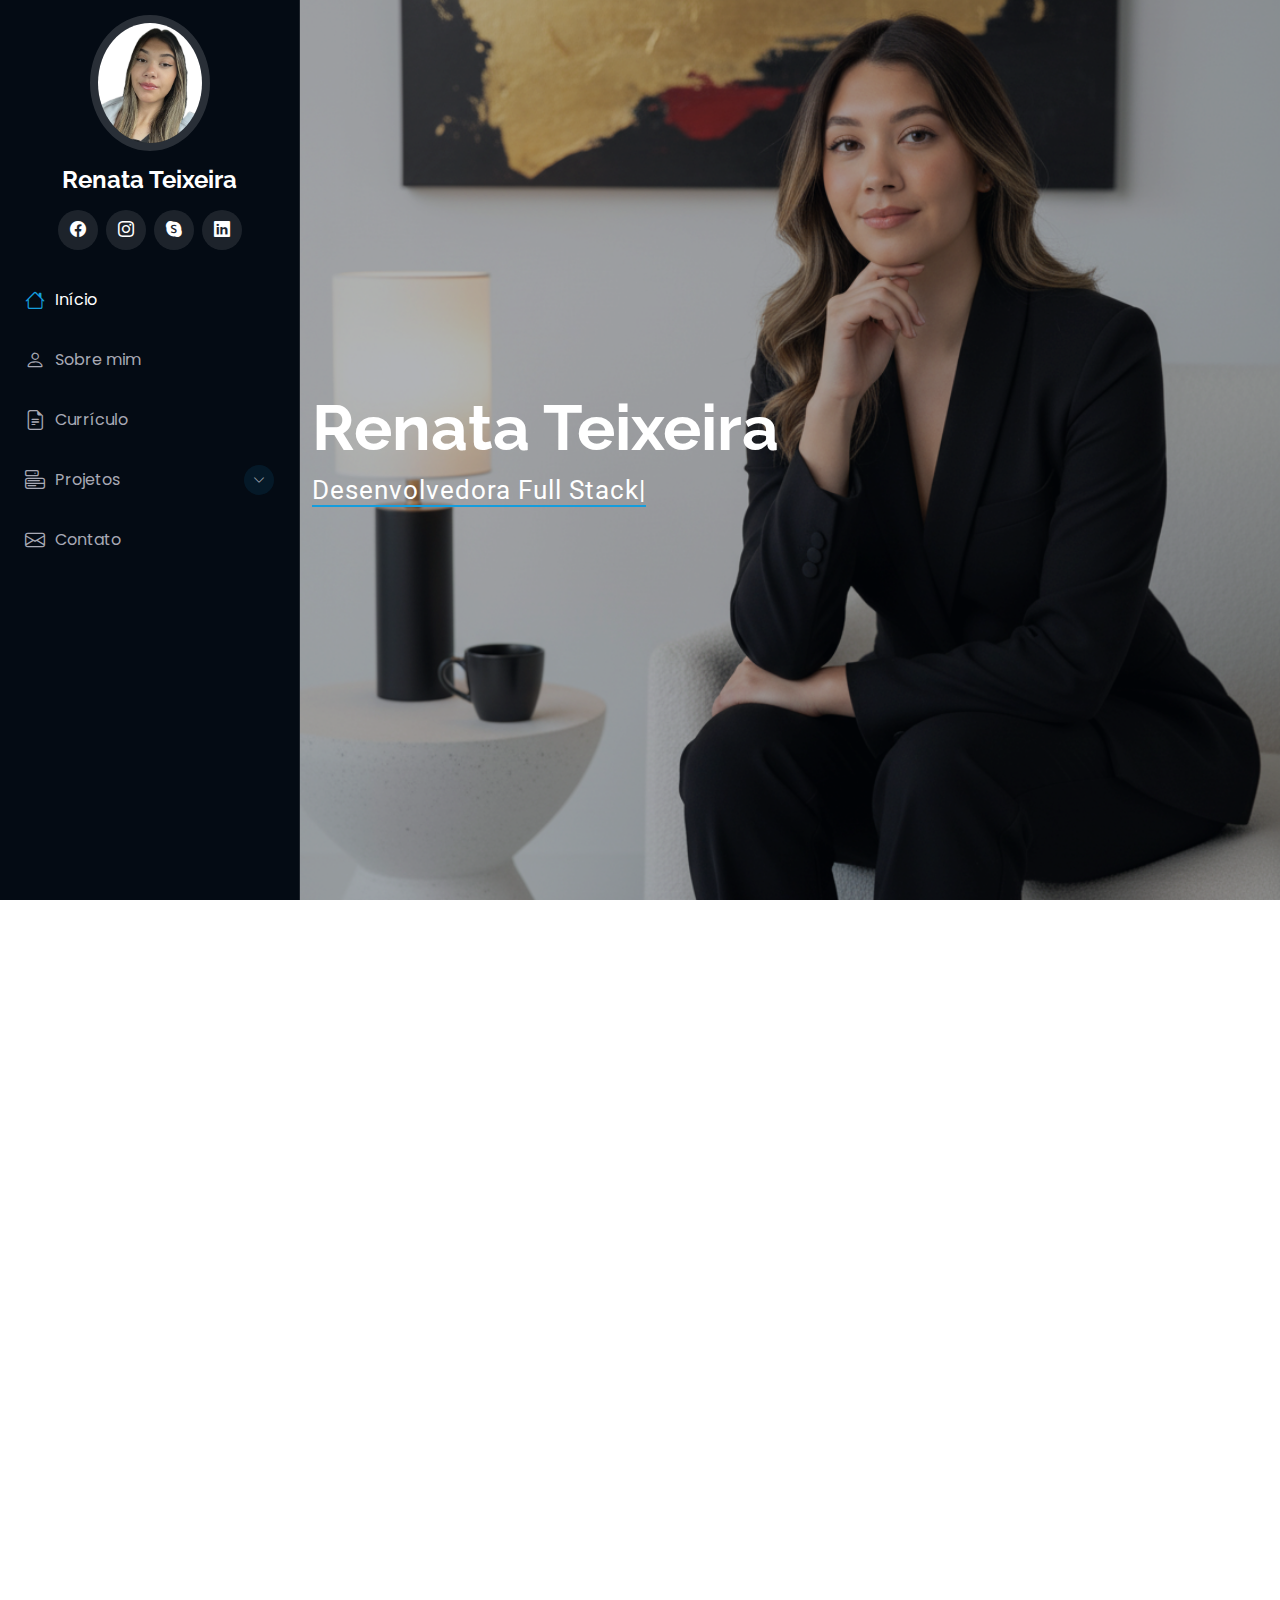
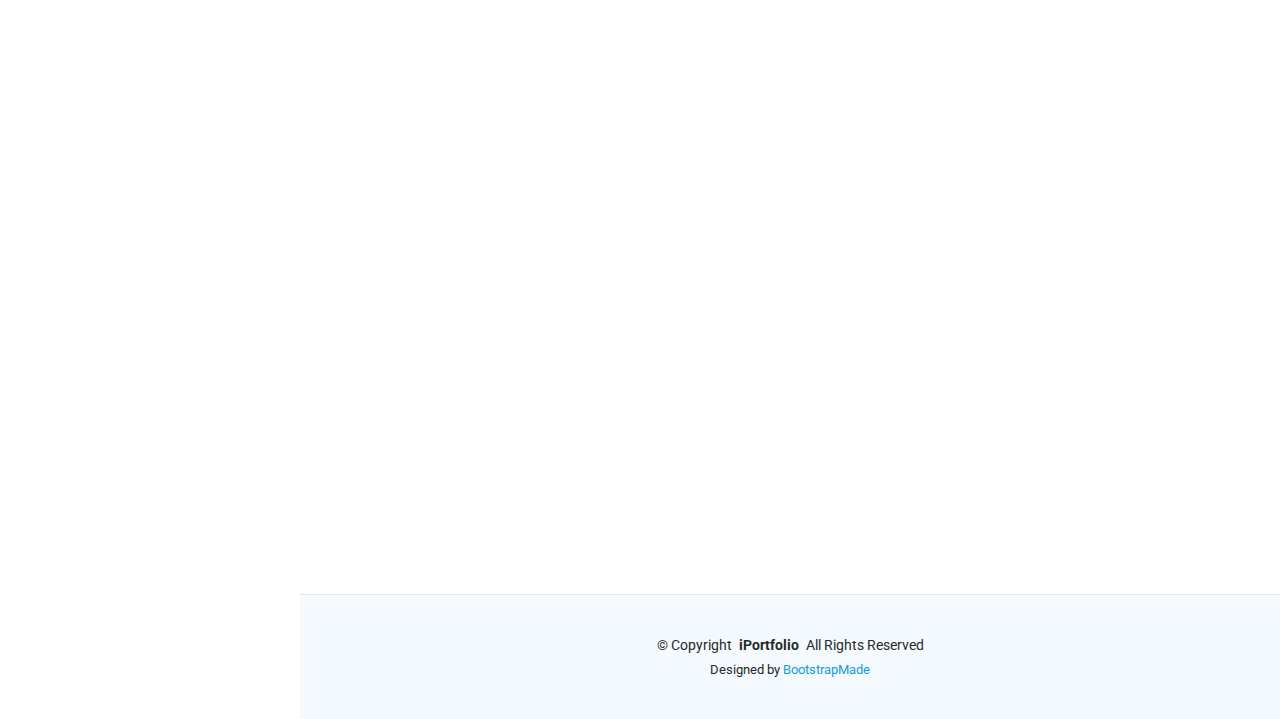
<file: index.html>
<!DOCTYPE html>
<html lang="en">

<head>
  <meta charset="utf-8">
  <meta content="width=device-width, initial-scale=1.0" name="viewport">
  <title>Index - iPortfolio Bootstrap Template</title>
  <meta content="" name="description">
  <meta content="" name="keywords">

  <!-- Favicons -->
  <link href="assets/img/favicon.png" rel="icon">
  <link href="assets/img/apple-touch-icon.png" rel="apple-touch-icon">

  <!-- Fonts -->
  <link href="https://fonts.googleapis.com" rel="preconnect">
  <link href="https://fonts.gstatic.com" rel="preconnect" crossorigin>
  <link href="https://fonts.googleapis.com/css2?family=Roboto:ital,wght@0,100;0,300;0,400;0,500;0,700;0,900;1,100;1,300;1,400;1,500;1,700;1,900&family=Poppins:ital,wght@0,100;0,200;0,300;0,400;0,500;0,600;0,700;0,800;0,900;1,100;1,200;1,300;1,400;1,500;1,600;1,700;1,800;1,900&family=Raleway:ital,wght@0,100;0,200;0,300;0,400;0,500;0,600;0,700;0,800;0,900;1,100;1,200;1,300;1,400;1,500;1,600;1,700;1,800;1,900&display=swap" rel="stylesheet">

  <!-- Vendor CSS Files -->
  <link href="assets/vendor/bootstrap/css/bootstrap.min.css" rel="stylesheet">
  <link href="assets/vendor/bootstrap-icons/bootstrap-icons.css" rel="stylesheet">
  <link href="assets/vendor/aos/aos.css" rel="stylesheet">
  <link href="assets/vendor/glightbox/css/glightbox.min.css" rel="stylesheet">
  <link href="assets/vendor/swiper/swiper-bundle.min.css" rel="stylesheet">

  <!-- Main CSS File -->
  <link href="assets/css/main.css" rel="stylesheet">

  <!-- =======================================================
  * Template Name: iPortfolio
  * Template URL: https://bootstrapmade.com/iportfolio-bootstrap-portfolio-websites-template/
  * Updated: Jun 29 2024 with Bootstrap v5.3.3
  * Author: BootstrapMade.com
  * License: https://bootstrapmade.com/license/
  ======================================================== -->
</head>

<body class="index-page">

  <header id="header" class="header dark-background d-flex flex-column">
    <i class="header-toggle d-xl-none bi bi-list"></i>

    <div class="profile-img">
      <img src="assets/img/73d6a0d4-e1cd-4406-a0ca-bd75236fdc6e.JPG" alt="" class="img-fluid rounded-circle">
    </div>

    <a href="index.html" class="logo d-flex align-items-center justify-content-center">
      <!-- Uncomment the line below if you also wish to use an image logo -->
      <!-- <img src="assets/img/logo.png" alt=""> -->
      <h1 class="sitename">Renata Teixeira</h1>
    </a>

    <div class="social-links text-center">
      <a href="https://www.facebook.com/share/1BMHCz5VvB/?mibextid=wwXIfr" class="facebook"><i class="bi bi-facebook"></i></a>
      <a href="https://www.instagram.com/?deoia=1" class="instagram"><i class="bi bi-instagram"></i></a>
      <a href="https://mail.google.com/mail/u/0/?ogbl#inbox" class="google-plus"><i class="bi bi-skype"></i></a>
      <a href="https://www.linkedin.com/in/renata-teixeira-de-jesus-9030a6356/" class="linkedin"><i class="bi bi-linkedin"></i></a>
    </div>

  <nav id="navmenu" class="navmenu">
      <ul>
        <li><a href="index.html#hero"><i class="bi bi-house navicon"></i>Início</a></li>
        <li><a href="index.html#about"><i class="bi bi-person navicon"></i> Sobre mim</a></li>
        <li><a href="index.html#resume"><i class="bi bi-file-earmark-text navicon"></i> Currículo</a></li> 
        <li class="dropdown"><a href="index.html#portfolio"><i class="bi bi-menu-button navicon"></i> <span>Projetos</span> <i class="bi bi-chevron-down toggle-dropdown"></i></a>
          <ul>
            <li><a href="Projeto1.html">Projetos HTML</a></li>
            <li><a href="Projeto2.html"> Projetos Java</a></li>
            <li><a href="Projeto3.html">Projetos Banco de Dados</a></li>
              </ul>
        </li>
        <li><a href="index.html#contact"><i class="bi bi-envelope navicon"></i> Contato</a></li>
      </ul>
    </nav>
    
    </header>
    

  <main class="main">

    <!-- Hero Section -->
    <section id="hero" class="hero section dark-background">

      <img src="assets/img/Gemini.png" alt="" data-aos="fade-in" class="">

      <div class="container" data-aos="fade-up" data-aos-delay="100">
        <h2>Renata Teixeira</h2>
        <p> <span class="typed" data-typed-items="Desenvolvedora Full Stack, JavaScript, React, Node.js, MySQL, Java, ">Desenvolvedora Full Stack</span><span class="typed-cursor typed-cursor--blink" aria-hidden="true"></span><span class="typed-cursor typed-cursor--blink" aria-hidden="true"></span></p>
      </div>

    </section><!-- /Hero Section -->

    <!-- About Section -->
    <section id="about" class="about section">

      <!-- Section Title -->
      <div class="container section-title" data-aos="fade-up">
        <h2>Sobre mim</h2>
        <p>Atualmente sou estudante de Análise e Desenvolvimento de Sistemas, com a formação prevista para 2027. Tenho interesse em atuar na área de tecnologia, especialmete no desenvolvimento de sistemas e soluções web. Sou dedicada, organizada e estou sempre em busca de aprender novas ferramentas e linguagens de programação para aprimorar minhas habilidades técnicas e contribuir em projetos de inovação</p>
      </div><!-- End Section Title -->

      <div class="container" data-aos="fade-up" data-aos-delay="100">

        <div class="row gy-4 justify-content-center">
          <div class="col-lg-4">
            <img src="assets/img/73d6a0d4-e1cd-4406-a0ca-bd75236fdc6e.JPG" class="img-fluid" alt="">
          </div>
          <div class="col-lg-8 content">
            <h2>Estudante de Análise e Desenvolvimento de Sistemas &amp; Desenvolvedora Full Stack em formação.</h2>
            <div class="row">
              <div class="col-lg-6">
                <ul>
                  <li><i class="bi bi-chevron-right"></i> <strong>Aniversario:</strong> <span>19 Julho 2006</span></li>
                  <li><i class="bi bi-chevron-right"></i> <strong>Telefone:</strong> <span>+61 99923-8499</span></li>
                  <li><i class="bi bi-chevron-right"></i> <strong>Cidade:</strong> <span>Brasília, DF</span></li>
                  <li><i class="bi bi-chevron-right"></i> <strong>Anos:</strong> <span>19</span></li>
                  <li><i class="bi bi-chevron-right"></i> <strong>Grau Acadêmico</strong> <span>Graduação</span></li>
                  <li><i class="bi bi-chevron-right"></i> <strong>Email:</strong> <span>Renatateixeira1119@gmail.com</span></li>
                  <li><i class="bi bi-chevron-right"></i> <strong>Freelance:</strong> <span>Available</span></li>
                </ul>
              </div>
            </div>
            
          </div>
        </div>

      </div>

    </section><!-- /About Section -->

    <!-- Stats Section -->
<section id="stats" class="stats section">

  <div class="container" data-aos="fade-up" data-aos-delay="100">

    <div class="row gy-4">

     <!-- Stats Section -->
<section id="stats" class="stats section">

  <div class="container" data-aos="fade-up" data-aos-delay="100">

    <div class="row gy-4">

      <div class="col-lg-3 col-md-6">
        <div class="stats-item">
          <i class="bi bi-book"></i>
          <span data-purecounter-start="0" data-purecounter-end="30" data-purecounter-duration="1" class="purecounter"></span>+
          <p><strong>Trabalhos Acadêmicos</strong> <span>realizados com dedicação e pesquisa</span></p>
        </div>
      </div><!-- End Stats Item -->

      <div class="col-lg-3 col-md-6">
        <div class="stats-item">
          <i class="bi bi-journal-richtext"></i>
          <span data-purecounter-start="0" data-purecounter-end="10" data-purecounter-duration="1" class="purecounter"></span>+
          <p><strong>Projetos</strong> <span>em grupo e individuais</span></p>
        </div>
      </div><!-- End Stats Item -->

      <div class="col-lg-3 col-md-6">
        <div class="stats-item">
          <i class="bi bi-clock-history"></i>
          <span data-purecounter-start="0" data-purecounter-end="500" data-purecounter-duration="1" class="purecounter"></span>+
          <p><strong>Horas de Estudo</strong> <span>dedicadas à formação acadêmica</span></p>
        </div>
      </div><!-- End Stats Item -->

      <div class="col-lg-3 col-md-6">
        <div class="stats-item">
          <i class="bi bi-people"></i>
          <span data-purecounter-start="0" data-purecounter-end="15" data-purecounter-duration="1" class="purecounter"></span>+
          <p><strong>Participações em Eventos</strong> <span>seminários e atividades escolares</span></p>
        </div>
      </div><!-- End Stats Item -->

    </div>

  </div>

</section>

<!-- /Stats Section -->

    <!-- Skills Section -->
    <section id="skills" class="skills section light-background">

      <!-- Section Title -->
      <div class="container section-title" data-aos="fade-up">
          <h2>Habilidades</h2>
          <p>Competências desenvolvidas ao longo da trajetória acadêmica e pessoal.</p>
        </div><!-- End Section Title -->

      <div class="container" data-aos="fade-up" data-aos-delay="100">

        <div class="row skills-content skills-animation">

          <div class="col-lg-6">

            <div class="progress">
              <span class="skill"><span>HTML</span> <i class="val">80%</i></span>
              <div class="progress-bar-wrap">
                <div class="progress-bar" role="progressbar" aria-valuenow="100" aria-valuemin="0" aria-valuemax="100"></div>
              </div>
            </div><!-- End Skills Item -->

            <div class="progress">
              <span class="skill"><span>CSS</span> <i class="val">80%</i></span>
              <div class="progress-bar-wrap">
                <div class="progress-bar" role="progressbar" aria-valuenow="90" aria-valuemin="0" aria-valuemax="100"></div>
              </div>
            </div><!-- End Skills Item -->

            <div class="progress">
              <span class="skill"><span>JavaScript</span> <i class="val">75%</i></span>
              <div class="progress-bar-wrap">
                <div class="progress-bar" role="progressbar" aria-valuenow="75" aria-valuemin="0" aria-valuemax="100"></div>
              </div>
            </div><!-- End Skills Item -->

          </div>

          <div class="col-lg-6">

            <div class="progress">
              <span class="skill"><span>Java</span> <i class="val">60%</i></span>
              <div class="progress-bar-wrap">
                <div class="progress-bar" role="progressbar" aria-valuenow="80" aria-valuemin="0" aria-valuemax="100"></div>
              </div>
            </div><!-- End Skills Item -->

            <div class="progress">
              <span class="skill"><span>Banco de Dados</span> <i class="val">60%</i></span>
              <div class="progress-bar-wrap">
                <div class="progress-bar" role="progressbar" aria-valuenow="90" aria-valuemin="0" aria-valuemax="100"></div>
              </div>
            </div><!-- End Skills Item -->

          </div>

        </div>

      </div>

    </section><!-- /Skills Section -->

    <!-- Resume Section -->
    <section id="resume" class="resume section">

      <!-- Section Title -->
      <div class="container section-title" data-aos="fade-up">
        <h2>Currículo</h2>
        <p>Resumo da minha trajetória acadêmica, habilidades em programação e idiomas.</p>
      </div><!-- End Section Title -->
      
      <div class="container">
      
        <div class="row">
      
          <!-- Coluna Educação / Formação -->
          <div class="col-lg-6" data-aos="fade-up" data-aos-delay="100">
            <h3 class="resume-title">Resumo</h3>
      
            <div class="resume-item pb-0">
              <h4>Renata Teixeira</h4>
              <p><em>Estudante de Análise e Desenvolvimento de Sistemas, atualmente no segundo semestre do curso no CEUB. Experiência prática em linguagens de programação e banco de dados, com foco em desenvolvimento web e sistemas.</em></p>
              <ul>
                <li>Cidade: Brasília, DF</li>
                <li>Telefone: (61) 99923-8499</li>
                <li>Email: Renatateixeira@gmail.com</li>
              </ul>
            </div><!-- End Resume Item -->
      
            <h3 class="resume-title">Educação</h3>
      
            <div class="resume-item">
              <h4>Graduação em Análise e Desenvolvimento de Sistemas</h4>
              <h5>2025 - Presente</h5>
              <p><em>CEUB, Brasília, DF,Brasil</em></p>
              <p>Segundo semestre concluído com estudos em programação, banco de dados, desenvolvimento web e lógica de sistemas.</p>
            </div><!-- End Resume Item -->
      
            <div class="resume-item">
              <h4>Ensino Médio</h4>
              <h5>Concluído em 2024</h5>
              <p><em>Colegio Esplanada, Paranoá, DF, Brasil</em></p>
              <p>Conclusão do ensino médio, com destaque em estudos gerais e participação em trabalhos e projetos escolares.</p>
            </div><!-- End Resume Item -->
      
          </div>
      
          <!-- Coluna Experiência Acadêmica / Skills -->
          <div class="col-lg-6" data-aos="fade-up" data-aos-delay="200">
            <h3 class="resume-title">Habilidades em Programação</h3>
      
            <div class="resume-item">
              <h4>Linguagens e Tecnologias</h4>
              <ul>
                <li>Java – Experiência prática em desenvolvimento de sistemas (60%)</li>
                <li>JavaScript – Desenvolvimento web e interação front-end (80%)</li>
                <li>HTML & CSS – Estruturação e estilização de páginas web (80%)</li>
                <li>Python – Introdução à programação e automação (60%)</li>
                <li>MySQL – Experiência em banco de dados relacional (70%)</li>
              </ul>
            </div><!-- End Resume Item -->
      <!-- End Resume Item -->
      
          </div>
      
        </div>
      
      </div>
      
      </section>
      <!-- /Resume Section -->

    <section id="portfolio" class="portfolio section light-background">
  <div class="container" data-aos="fade-up">

    <div class="section-title text-center mb-5">
      <h2 class="fw-bold">Projetos</h2>
      <p class="text-muted">Alguns dos meus projetos desenvolvidos durante a faculdade e estudos pessoais.</p>
    </div>

    <div class="row gy-4 justify-content-center">

      <!-- Card 1 -->
      <div class="col-lg-4 col-md-6">
        <div class="card portfolio-card shadow-lg border-0 h-100">
          <img src="assets/img/ATvd HTML.PNG" class="card-img-top" alt="Site HTML CSS JS">
          <div class="card-body text-center">
            <h5 class="card-title fw-semibold">Site Simples com HTML, CSS e JavaScript</h5>
            <p class="text-muted small mb-3">Projeto de site interativo utilizando tecnologias básicas de front-end.</p>
            <div class="d-flex justify-content-center gap-3">
              <a href="assets/img/ATvd HTML.PNG" class="glightbox btn btn-outline-primary btn-sm" title="Ver imagem"><i class="bi bi-zoom-in"></i></a>
              <a href="portfolio-details.html" class="btn btn-outline-secondary btn-sm" title="Mais detalhes"><i class="bi bi-link-45deg"></i></a>
            </div>
          </div>
        </div>
      </div>

      <!-- Card 2 -->
      <div class="col-lg-4 col-md-6">
        <div class="card portfolio-card shadow-lg border-0 h-100">
          <img src="assets/img/Bncd2.PNG" class="card-img-top" alt="Sistema Academia Banco de Dados">
          <div class="card-body text-center">
            <h5 class="card-title fw-semibold">Sistema de Academia com Banco de Dados</h5>
            <p class="text-muted small mb-3">Sistema CRUD com integração a banco de dados e interface administrativa.</p>
            <div class="d-flex justify-content-center gap-3">
              <a href="assets/img/Bncd2.PNG" class="glightbox btn btn-outline-primary btn-sm" title="Ver imagem"><i class="bi bi-zoom-in"></i></a>
              <a href="portfolio-details.html" class="btn btn-outline-secondary btn-sm" title="Mais detalhes"><i class="bi bi-link-45deg"></i></a>
            </div>
          </div>
        </div>
      </div>

      <!-- Card 3 -->
      <div class="col-lg-4 col-md-6">
        <div class="card portfolio-card shadow-lg border-0 h-100">
          <img src="assets/img/JAva.PNG" class="card-img-top" alt="Código Biblioteca Java">
          <div class="card-body text-center">
            <h5 class="card-title fw-semibold">Código de Biblioteca em Java</h5>
            <p class="text-muted small mb-3">Aplicação desenvolvida em Java para gerenciamento de livros e usuários.</p>
            <div class="d-flex justify-content-center gap-3">
              <a href="assets/img/JAva.PNG" class="glightbox btn btn-outline-primary btn-sm" title="Ver imagem"><i class="bi bi-zoom-in"></i></a>
              <a href="portfolio-details.html" class="btn btn-outline-secondary btn-sm" title="Mais detalhes"><i class="bi bi-link-45deg"></i></a>
            </div>
          </div>
        </div>
      </div>

    </div><!-- End Row -->

  </div>
</section>

      <!-- Informações de Contato -->
      <section id="contact" class="contact section">

  <!-- Título da Seção -->
  <div class="container section-title" data-aos="fade-up">
    <h2>Contato</h2>
    <p>Entre em contato comigo ou acesse minhas redes profissionais abaixo.</p>
  </div><!-- End Section Title -->

  <div class="container" data-aos="fade-up" data-aos-delay="100">

    <div class="row gy-4">

      <!-- Informações de Contato -->
      <div class="col-lg-5">

        <div class="info-wrap">

          <div class="info-item d-flex" data-aos="fade-up" data-aos-delay="200">
            <i class="bi bi-geo-alt flex-shrink-0"></i>
            <div>
              <h3>Endereço</h3>
              <p>Brasília, DF - Brasil</p>
            </div>
          </div><!-- End Info Item -->

          <div class="info-item d-flex" data-aos="fade-up" data-aos-delay="300">
            <i class="bi bi-telephone flex-shrink-0"></i>
            <div>
              <h3>Telefone</h3>
              <p>(61) 99999-9999</p>
            </div>
          </div><!-- End Info Item -->

          <div class="info-item d-flex" data-aos="fade-up" data-aos-delay="400">
            <i class="bi bi-envelope flex-shrink-0"></i>
            <div>
              <h3>Email</h3>
              <p>seuemail@email.com</p>
            </div>
          </div><!-- End Info Item -->

          <!-- Redes Sociais -->
          <div class="info-item d-flex align-items-center" data-aos="fade-up" data-aos-delay="450">
            <i class="bi bi-link-45deg flex-shrink-0"></i>
            <div>
              <h3>Redes Profissionais</h3>
              <p class="mb-1">
                <a href="https://www.linkedin.com/in/renata-teixeira-de-jesus-9030a6356/" target="_blank" class="social-link">
                  <i class="bi bi-linkedin"></i> LinkedIn
                </a>
              </p>
              <p>
                <a href="https://github.com/Renatatxr19" target="_blank" class="social-link">
                  <i class="bi bi-github"></i> GitHub
                </a>
              </p>
            </div>
          </div>
<div class="info-item d-flex" data-aos="fade-up" data-aos-delay="500">
  <i class="bi bi-envelope flex-shrink-0"></i>
  <div>
    <h3>Email Gmail</h3>
    <p>
      <a href="https://mail.google.com/mail/u/0/?ogbl#inbox">Renatateixeira1119@gmail.com</a>
    </p>
  </div>
</div>
    
  </div>
  </div>
</section>
  </main>

  <footer id="footer" class="footer position-relative light-background">

    <div class="container">
      <div class="copyright text-center ">
        <p>© <span>Copyright</span> <strong class="px-1 sitename">iPortfolio</strong> <span>All Rights Reserved</span></p>
      </div>
      <div class="credits">
        <!-- All the links in the footer should remain intact. -->
        <!-- You can delete the links only if you've purchased the pro version. -->
        <!-- Licensing information: https://bootstrapmade.com/license/ -->
        <!-- Purchase the pro version with working PHP/AJAX contact form: [buy-url] -->
        Designed by <a href="https://bootstrapmade.com/">BootstrapMade</a>
      </div>
    </div>

  </footer>

  <!-- Scroll Top -->
  <a href="#" id="scroll-top" class="scroll-top d-flex align-items-center justify-content-center"><i class="bi bi-arrow-up-short"></i></a>

  <!-- Preloader -->
  <div id="preloader"></div>

  <!-- Vendor JS Files -->
  <script src="assets/vendor/bootstrap/js/bootstrap.bundle.min.js"></script>
  <script src="assets/vendor/php-email-form/validate.js"></script>
  <script src="assets/vendor/aos/aos.js"></script>
  <script src="assets/vendor/typed.js/typed.umd.js"></script>
  <script src="assets/vendor/purecounter/purecounter_vanilla.js"></script>
  <script src="assets/vendor/waypoints/noframework.waypoints.js"></script>
  <script src="assets/vendor/glightbox/js/glightbox.min.js"></script>
  <script src="assets/vendor/imagesloaded/imagesloaded.pkgd.min.js"></script>
  <script src="assets/vendor/isotope-layout/isotope.pkgd.min.js"></script>
  <script src="assets/vendor/swiper/swiper-bundle.min.js"></script>

  <!-- Main JS File -->
  <script src="assets/js/main.js"></script>

</body>

</html>
</file>
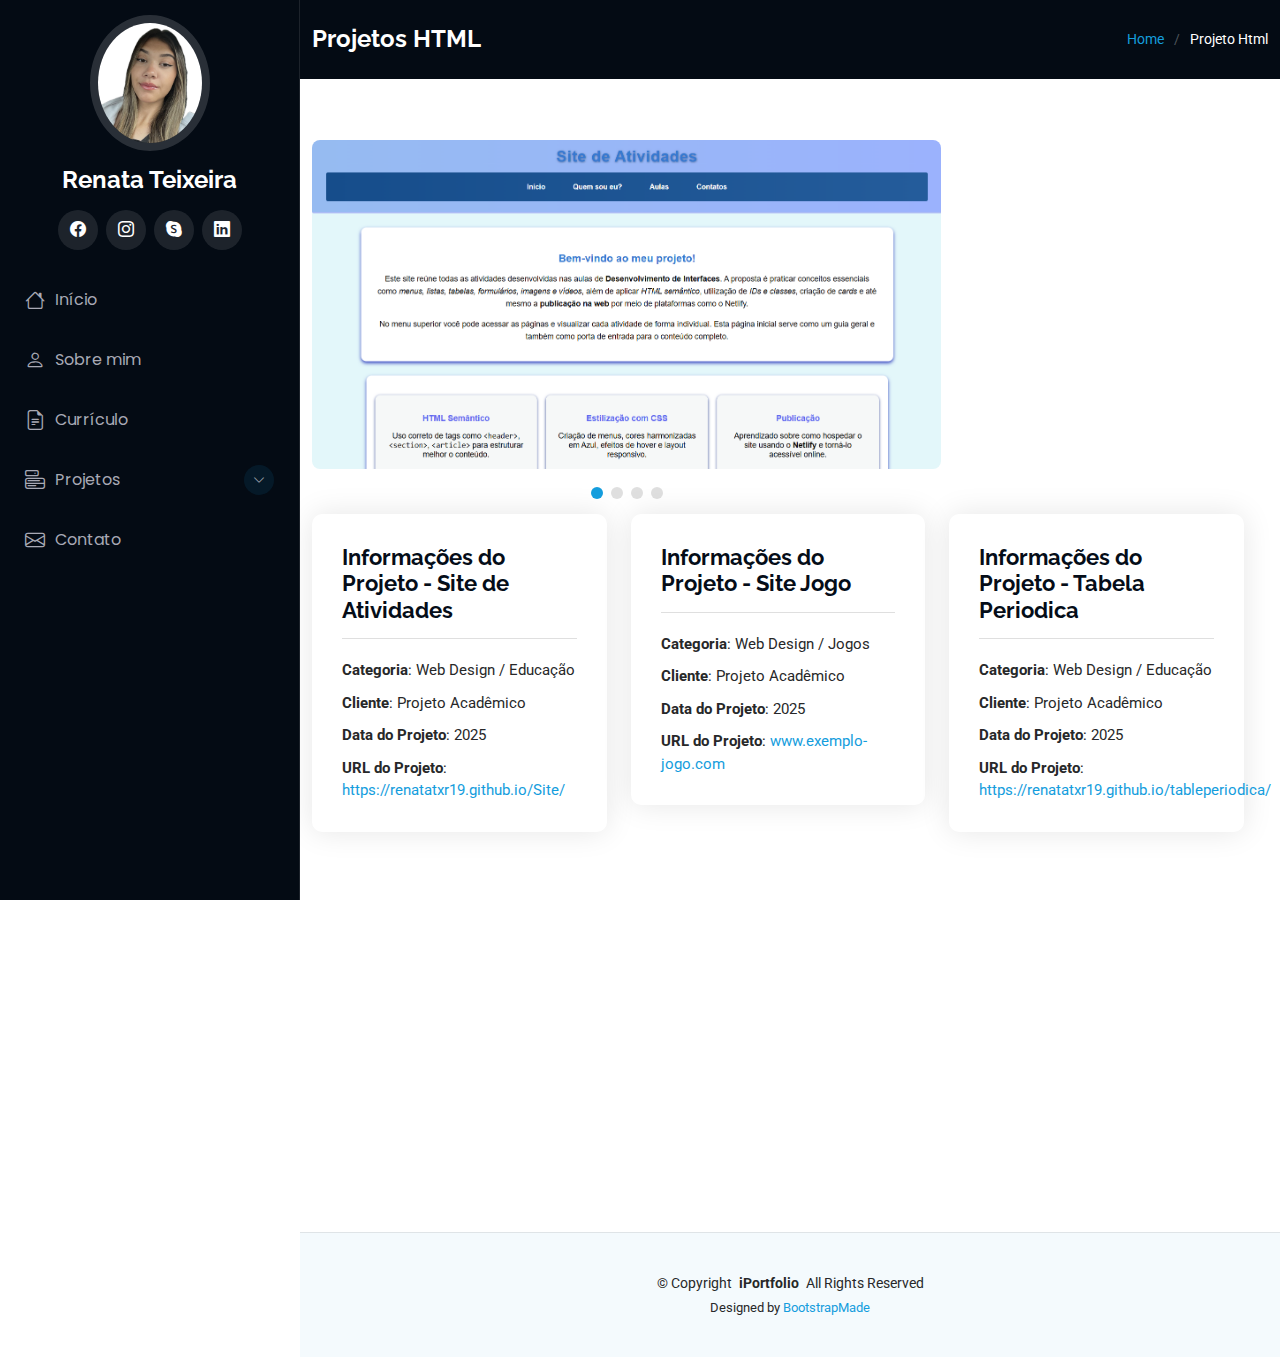
<file: Projeto1.html>
<!DOCTYPE html>
<html lang="en">

<head>
  <meta charset="utf-8">
  <meta content="width=device-width, initial-scale=1.0" name="viewport">
  <title>Portfolio Details - iPortfolio Bootstrap Template</title>
  <meta content="" name="description">
  <meta content="" name="keywords">

  <!-- Favicons -->
  <link href="assets/img/favicon.png" rel="icon">
  <link href="assets/img/apple-touch-icon.png" rel="apple-touch-icon">

  <!-- Fonts -->
  <link href="https://fonts.googleapis.com" rel="preconnect">
  <link href="https://fonts.gstatic.com" rel="preconnect" crossorigin>
  <link href="https://fonts.googleapis.com/css2?family=Roboto:ital,wght@0,100;0,300;0,400;0,500;0,700;0,900;1,100;1,300;1,400;1,500;1,700;1,900&family=Poppins:ital,wght@0,100;0,200;0,300;0,400;0,500;0,600;0,700;0,800;0,900;1,100;1,200;1,300;1,400;1,500;1,600;1,700;1,800;1,900&family=Raleway:ital,wght@0,100;0,200;0,300;0,400;0,500;0,600;0,700;0,800;0,900;1,100;1,200;1,300;1,400;1,500;1,600;1,700;1,800;1,900&display=swap" rel="stylesheet">

  <!-- Vendor CSS Files -->
  <link href="assets/vendor/bootstrap/css/bootstrap.min.css" rel="stylesheet">
  <link href="assets/vendor/bootstrap-icons/bootstrap-icons.css" rel="stylesheet">
  <link href="assets/vendor/aos/aos.css" rel="stylesheet">
  <link href="assets/vendor/glightbox/css/glightbox.min.css" rel="stylesheet">
  <link href="assets/vendor/swiper/swiper-bundle.min.css" rel="stylesheet">

  <!-- Main CSS File -->
  <link href="assets/css/main.css" rel="stylesheet">

  <!-- =======================================================
  * Template Name: iPortfolio
  * Template URL: https://bootstrapmade.com/iportfolio-bootstrap-portfolio-websites-template/
  * Updated: Jun 29 2024 with Bootstrap v5.3.3
  * Author: BootstrapMade.com
  * License: https://bootstrapmade.com/license/
  ======================================================== -->
</head>

<body class="index-page">

  <header id="header" class="header dark-background d-flex flex-column">
    <i class="header-toggle d-xl-none bi bi-list"></i>

    <div class="profile-img">
      <img src="assets/img/73d6a0d4-e1cd-4406-a0ca-bd75236fdc6e.JPG" alt="" class="img-fluid rounded-circle">
    </div>

    <a href="index.html" class="logo d-flex align-items-center justify-content-center">
      <!-- Uncomment the line below if you also wish to use an image logo -->
      <!-- <img src="assets/img/logo.png" alt=""> -->
      <h1 class="sitename">Renata Teixeira</h1>
    </a>

    <div class="social-links text-center">
      <a href="https://www.facebook.com/share/1BMHCz5VvB/?mibextid=wwXIfr" class="facebook"><i class="bi bi-facebook"></i></a>
      <a href="https://www.instagram.com/?deoia=1" class="instagram"><i class="bi bi-instagram"></i></a>
      <a href="https://mail.google.com/mail/u/0/?ogbl#inbox" class="google-plus"><i class="bi bi-skype"></i></a>
      <a href="https://www.linkedin.com/in/renata-teixeira-de-jesus-9030a6356/" class="linkedin"><i class="bi bi-linkedin"></i></a>
    </div>


  <nav id="navmenu" class="navmenu">
      <ul>
        <li><a href="index.html#hero"><i class="bi bi-house navicon"></i>Início</a></li>
        <li><a href="index.html#about"><i class="bi bi-person navicon"></i> Sobre mim</a></li>
        <li><a href="index.html#resume"><i class="bi bi-file-earmark-text navicon"></i> Currículo</a></li> 
        <li class="dropdown"><a href="index.html#portfolio"><i class="bi bi-menu-button navicon"></i> <span>Projetos</span> <i class="bi bi-chevron-down toggle-dropdown"></i></a>
          <ul>
            <li><a href="Projeto1.html">Projetos HTML</a></li>
            <li><a href="Projeto2.html"> Projetos Java</a></li>
            <li><a href="Projeto3.html">Projetos Banco de Dados</a></li>
              </ul>
        </li>
        <li><a href="index.html#contact"><i class="bi bi-envelope navicon"></i> Contato</a></li>
      </ul>
    </nav>
    
    </header>

    <!-- Page Title -->
   <main>
<div class="page-title dark-background">
  <div class="container d-lg-flex justify-content-between align-items-center">
    <h1 class="mb-2 mb-lg-0">Projetos HTML</h1>
    <nav class="breadcrumbs">
      <ol>
        <li><a href="index.html">Home</a></li>
        <li class="current">Projeto Html</li>
      </ol>
    </nav>
  </div>
</div>
<!-- End Page Title -->


    <!-- Portfolio Details Section -->
    <section id="portfolio-details" class="portfolio-details section">

      <div class="container" data-aos="fade-up" data-aos-delay="100">

        <div class="row gy-4">

          <div class="col-lg-8">
            <div class="portfolio-details-slider swiper init-swiper">

              <script type="application/json" class="swiper-config">
                {
                  "loop": true,
                  "speed": 600,
                  "autoplay": {
                    "delay": 5000
                  },
                  "slidesPerView": "auto",
                  "pagination": {
                    "el": ".swiper-pagination",
                    "type": "bullets",
                    "clickable": true
                  }
                }
              </script>

              <div class="swiper-wrapper align-items-center">

                <div class="swiper-slide">
                  <img src="assets/img/ATvd HTML.PNG" alt="">
                </div>

                <div class="swiper-slide">
                  <img src="assets/img/Jogo.PNG" alt="">
                </div>

                <div class="swiper-slide">
                  <img src="assets/img/TabelaPeriodica.PNG" alt="">
                </div>

                <div class="swiper-slide">
                  <img src="assets/img/Fotografiahtml.PNG" alt="">
                </div>

              </div>
              <div class="swiper-pagination"></div>
            </div>
          </div>

          <div class="row">

  <!-- Projeto 4: Site de Atividades Acadêmicas -->
  <div class="col-lg-4">
    <div class="portfolio-info" data-aos="fade-up" data-aos-delay="200">
      <h3>Informações do Projeto - Site de Atividades</h3>
      <ul>
        <li><strong>Categoria</strong>: Web Design / Educação</li>
        <li><strong>Cliente</strong>: Projeto Acadêmico</li>
        <li><strong>Data do Projeto</strong>: 2025</li>
        <li><strong>URL do Projeto</strong>: <a href="#">https://renatatxr19.github.io/Site/</a></li>
      </ul>
    </div>
  </div>

  <!-- Projeto 1: Site de Jogo -->
  <div class="col-lg-4">
    <div class="portfolio-info" data-aos="fade-up" data-aos-delay="200">
      <h3>Informações do Projeto - Site Jogo</h3>
      <ul>
        <li><strong>Categoria</strong>: Web Design / Jogos</li>
        <li><strong>Cliente</strong>: Projeto Acadêmico</li>
        <li><strong>Data do Projeto</strong>: 2025</li>
        <li><strong>URL do Projeto</strong>: <a href="#">www.exemplo-jogo.com</a></li>
      </ul>
    </div>   
  </div>

  <!-- Projeto 2: Tabela Periódica -->
  <div class="col-lg-4">
    <div class="portfolio-info" data-aos="fade-up" data-aos-delay="200">
      <h3>Informações do Projeto - Tabela Periodica</h3>
      <ul>
        <li><strong>Categoria</strong>: Web Design / Educação</li>
        <li><strong>Cliente</strong>: Projeto Acadêmico</li>
        <li><strong>Data do Projeto</strong>: 2025</li>
        <li><strong>URL do Projeto</strong>: <a href="#"> https://renatatxr19.github.io/tableperiodica/</a></li>
      </ul>
    </div>
  </div>

  <!-- Projeto 3: Site Fotográfico -->
  <div class="col-lg-4">
    <div class="portfolio-info" data-aos="fade-up" data-aos-delay="200">
      <h3>Informações do Projeto - Site Fotográfico</h3>
      <ul>
        <li><strong>Categoria</strong>: Web Design / Fotografia</li>
        <li><strong>Cliente</strong>: Projeto Acadêmico</li>
        <li><strong>Data do Projeto</strong>: 2025</li>
        <li><strong>URL do Projeto</strong>: <a href="#">https://renatatxr19.github.io/Fotografia/</a></li>
      </ul>
    </div>
  </div>
</div>

    </section><!-- /Portfolio Details Section -->

  </main>

  <footer id="footer" class="footer position-relative light-background">

    <div class="container">
      <div class="copyright text-center ">
        <p>© <span>Copyright</span> <strong class="px-1 sitename">iPortfolio</strong> <span>All Rights Reserved</span></p>
      </div>
      <div class="credits">
        <!-- All the links in the footer should remain intact. -->
        <!-- You can delete the links only if you've purchased the pro version. -->
        <!-- Licensing information: https://bootstrapmade.com/license/ -->
        <!-- Purchase the pro version with working PHP/AJAX contact form: [buy-url] -->
        Designed by <a href="https://bootstrapmade.com/">BootstrapMade</a>
      </div>
    </div>

  </footer>

  <!-- Scroll Top -->
  <a href="#" id="scroll-top" class="scroll-top d-flex align-items-center justify-content-center"><i class="bi bi-arrow-up-short"></i></a>

  <!-- Preloader -->
  <div id="preloader"></div>

  <!-- Vendor JS Files -->
  <script src="assets/vendor/bootstrap/js/bootstrap.bundle.min.js"></script>
  <script src="assets/vendor/php-email-form/validate.js"></script>
  <script src="assets/vendor/aos/aos.js"></script>
  <script src="assets/vendor/typed.js/typed.umd.js"></script>
  <script src="assets/vendor/purecounter/purecounter_vanilla.js"></script>
  <script src="assets/vendor/waypoints/noframework.waypoints.js"></script>
  <script src="assets/vendor/glightbox/js/glightbox.min.js"></script>
  <script src="assets/vendor/imagesloaded/imagesloaded.pkgd.min.js"></script>
  <script src="assets/vendor/isotope-layout/isotope.pkgd.min.js"></script>
  <script src="assets/vendor/swiper/swiper-bundle.min.js"></script>

  <!-- Main JS File -->
  <script src="assets/js/main.js"></script>

</body>

</html>
</file>
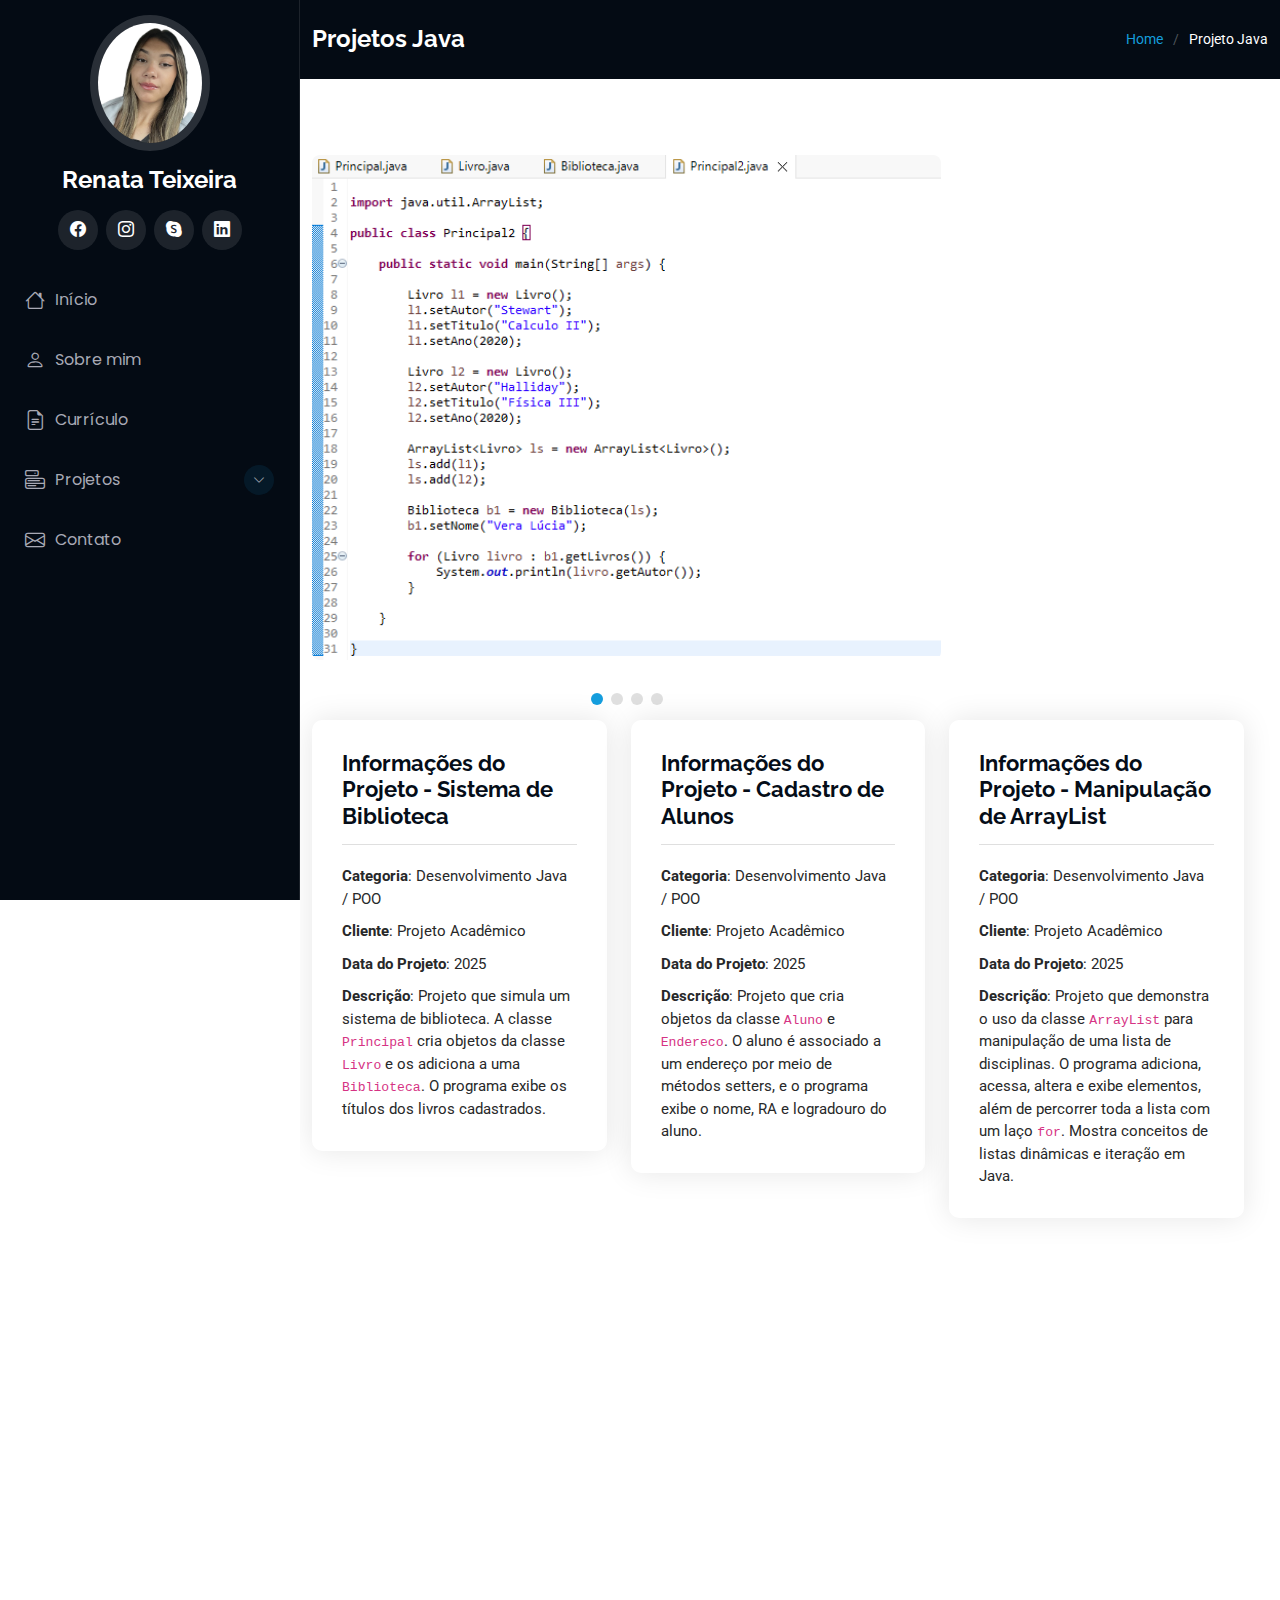
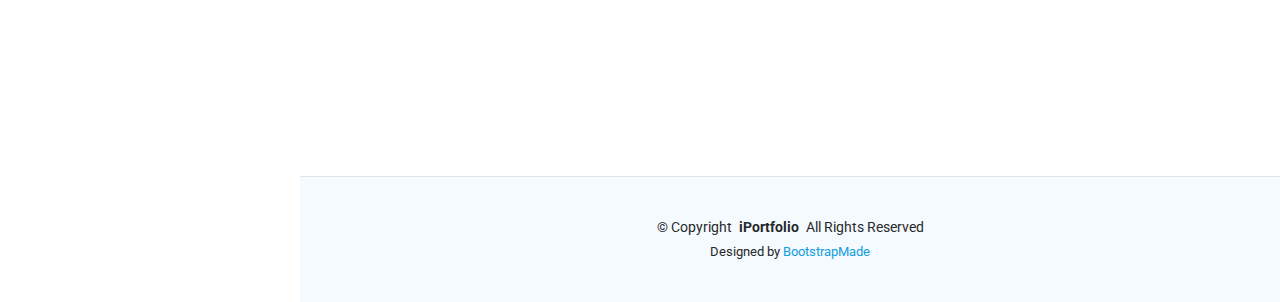
<file: Projeto2.html>
<!DOCTYPE html>
<html lang="en">

<head>
  <meta charset="utf-8">
  <meta content="width=device-width, initial-scale=1.0" name="viewport">
  <title>Portfolio Details - iPortfolio Bootstrap Template</title>
  <meta content="" name="description">
  <meta content="" name="keywords">

  <!-- Favicons -->
  <link href="assets/img/favicon.png" rel="icon">
  <link href="assets/img/apple-touch-icon.png" rel="apple-touch-icon">

  <!-- Fonts -->
  <link href="https://fonts.googleapis.com" rel="preconnect">
  <link href="https://fonts.gstatic.com" rel="preconnect" crossorigin>
  <link href="https://fonts.googleapis.com/css2?family=Roboto:ital,wght@0,100;0,300;0,400;0,500;0,700;0,900;1,100;1,300;1,400;1,500;1,700;1,900&family=Poppins:ital,wght@0,100;0,200;0,300;0,400;0,500;0,600;0,700;0,800;0,900;1,100;1,200;1,300;1,400;1,500;1,600;1,700;1,800;1,900&family=Raleway:ital,wght@0,100;0,200;0,300;0,400;0,500;0,600;0,700;0,800;0,900;1,100;1,200;1,300;1,400;1,500;1,600;1,700;1,800;1,900&display=swap" rel="stylesheet">

  <!-- Vendor CSS Files -->
  <link href="assets/vendor/bootstrap/css/bootstrap.min.css" rel="stylesheet">
  <link href="assets/vendor/bootstrap-icons/bootstrap-icons.css" rel="stylesheet">
  <link href="assets/vendor/aos/aos.css" rel="stylesheet">
  <link href="assets/vendor/glightbox/css/glightbox.min.css" rel="stylesheet">
  <link href="assets/vendor/swiper/swiper-bundle.min.css" rel="stylesheet">

  <!-- Main CSS File -->
  <link href="assets/css/main.css" rel="stylesheet">

  <!-- =======================================================
  * Template Name: iPortfolio
  * Template URL: https://bootstrapmade.com/iportfolio-bootstrap-portfolio-websites-template/
  * Updated: Jun 29 2024 with Bootstrap v5.3.3
  * Author: BootstrapMade.com
  * License: https://bootstrapmade.com/license/
  ======================================================== -->
</head>

<body class="index-page">

  <header id="header" class="header dark-background d-flex flex-column">
    <i class="header-toggle d-xl-none bi bi-list"></i>

    <div class="profile-img">
      <img src="assets/img/73d6a0d4-e1cd-4406-a0ca-bd75236fdc6e.JPG" alt="" class="img-fluid rounded-circle">
    </div>

    <a href="index.html" class="logo d-flex align-items-center justify-content-center">
      <!-- Uncomment the line below if you also wish to use an image logo -->
      <!-- <img src="assets/img/logo.png" alt=""> -->
      <h1 class="sitename">Renata Teixeira</h1>
    </a>

    <div class="social-links text-center">
      <a href="https://www.facebook.com/share/1BMHCz5VvB/?mibextid=wwXIfr" class="facebook"><i class="bi bi-facebook"></i></a>
      <a href="https://www.instagram.com/?deoia=1" class="instagram"><i class="bi bi-instagram"></i></a>
      <a href="https://mail.google.com/mail/u/0/?ogbl#inbox" class="google-plus"><i class="bi bi-skype"></i></a>
      <a href="https://www.linkedin.com/in/renata-teixeira-de-jesus-9030a6356/" class="linkedin"><i class="bi bi-linkedin"></i></a>
    </div>

  
  <nav id="navmenu" class="navmenu">
      <ul>
        <li><a href="index.html#hero"><i class="bi bi-house navicon"></i>Início</a></li>
        <li><a href="index.html#about"><i class="bi bi-person navicon"></i> Sobre mim</a></li>
        <li><a href="index.html#resume"><i class="bi bi-file-earmark-text navicon"></i> Currículo</a></li> 
        <li class="dropdown"><a href="index.html#portfolio"><i class="bi bi-menu-button navicon"></i> <span>Projetos</span> <i class="bi bi-chevron-down toggle-dropdown"></i></a>
          <ul>
            <li><a href="Projeto1.html">Projetos HTML</a></li>
            <li><a href="Projeto2.html"> Projetos Java</a></li>
            <li><a href="Projeto3.html">Projetos Banco de Dados</a></li>
              </ul>
        </li>
        <li><a href="index.html#contact"><i class="bi bi-envelope navicon"></i> Contato</a></li>
      </ul>
    </nav>
    
    </header>

    <!-- Page Title -->
     <main>
    <div class="page-title dark-background">
      <div class="container d-lg-flex justify-content-between align-items-center">
        <h1 class="mb-2 mb-lg-0">Projetos Java</h1>
        <nav class="breadcrumbs">
          <ol>
            <li><a href="index.html">Home</a></li>
            <li class="current">Projeto Java</li>
          </ol>
        </nav>
      </div>
    </div><!-- End Page Title -->

    <!-- Portfolio Details Section -->
    <section id="portfolio-details" class="portfolio-details section">

      <div class="container" data-aos="fade-up" data-aos-delay="100">

        <div class="row gy-4">

          <div class="col-lg-8">
            <div class="portfolio-details-slider swiper init-swiper">

              <script type="application/json" class="swiper-config">
                {
                  "loop": true,
                  "speed": 600,
                  "autoplay": {
                    "delay": 5000
                  },
                  "slidesPerView": "auto",
                  "pagination": {
                    "el": ".swiper-pagination",
                    "type": "bullets",
                    "clickable": true
                  }
                }
              </script>

              <div class="swiper-wrapper align-items-center">

                <div class="swiper-slide">
                  <img src="assets/img/java1.PNG" alt="">
                </div>

                <div class="swiper-slide">
                  <img src="assets/img/java2.PNG" alt="">
                </div>

                <div class="swiper-slide">
                  <img src="assets/img/java3.PNG" alt="">
                </div>

                <div class="swiper-slide">
                  <img src="assets/img/java4.PNG" alt="">
                </div>

              </div>
              <div class="swiper-pagination"></div>
            </div>
          </div>

          <div class="row">

  <!-- Projeto 4: Site de Atividades Acadêmicas -->
  <div class="col-lg-4">
    <div class="portfolio-info" data-aos="fade-up" data-aos-delay="200">
      <h3>Informações do Projeto - Sistema de Biblioteca</h3>
      <ul>
        <li><strong>Categoria</strong>:  Desenvolvimento Java / POO</li>
        <li><strong>Cliente</strong>: Projeto Acadêmico</li>
        <li><strong>Data do Projeto</strong>: 2025</li>
       <li><strong>Descrição</strong>: 
              Projeto que simula um sistema de biblioteca. A classe <code>Principal</code> cria objetos da classe 
              <code>Livro</code> e os adiciona a uma <code>Biblioteca</code>. O programa exibe os títulos dos livros cadastrados.
            </li>
      </ul>
    </div>
  </div>

  <!-- Projeto 1: Site de Jogo -->
  <div class="col-lg-4">
    <div class="portfolio-info" data-aos="fade-up" data-aos-delay="200">
      <h3>Informações do Projeto - Cadastro de Alunos</h3>
      <ul>
        <li><strong>Categoria</strong>: Desenvolvimento Java / POO</li>
        <li><strong>Cliente</strong>: Projeto Acadêmico</li>
        <li><strong>Data do Projeto</strong>: 2025</li>
      <li><strong>Descrição</strong>: 
              Projeto que cria objetos da classe <code>Aluno</code> e <code>Endereco</code>. 
              O aluno é associado a um endereço por meio de métodos setters, 
              e o programa exibe o nome, RA e logradouro do aluno.
            </li>
      </ul>
    </div>   
  </div>

  <!-- Projeto 2: Tabela Periódica -->
  <div class="col-lg-4">
    <div class="portfolio-info" data-aos="fade-up" data-aos-delay="200">
      <h3>Informações do Projeto - Manipulação de ArrayList</h3>
      <ul>
        <li><strong>Categoria</strong>: Desenvolvimento Java / POO</li>
        <li><strong>Cliente</strong>: Projeto Acadêmico</li>
        <li><strong>Data do Projeto</strong>: 2025</li>
      <li><strong>Descrição</strong>: 
        Projeto que demonstra o uso da classe <code>ArrayList</code> para manipulação de uma lista de disciplinas. 
        O programa adiciona, acessa, altera e exibe elementos, além de percorrer toda a lista com um laço <code>for</code>. 
        Mostra conceitos de listas dinâmicas e iteração em Java.
      </li>
      </ul>
    </div>
  </div>

  <!-- Projeto 3: Site Fotográfico -->
  <div class="col-lg-4">
    <div class="portfolio-info" data-aos="fade-up" data-aos-delay="200">
      <h3>Informações do Projeto - Cadastro de Carros</h3>
      <ul>
        <li><strong>Categoria</strong>:  Desenvolvimento Java / POO</li>
        <li><strong>Cliente</strong>: Projeto Acadêmico</li>
        <li><strong>Data do Projeto</strong>: 2025</li>
         <li><strong>Descrição</strong>: 
        Projeto que utiliza a classe <code>Carro</code> para criar e manipular objetos com atributos 
        como marca, modelo e ano. O código exemplifica o uso de métodos <code>set</code> e <code>get</code> 
        para definir e acessar valores dos objetos, exibindo os modelos cadastrados no console.
      </li>
      </ul>
    </div>
  </div>
</div>

    </section><!-- /Portfolio Details Section -->

  </main>

  <footer id="footer" class="footer position-relative light-background">

    <div class="container">
      <div class="copyright text-center ">
        <p>© <span>Copyright</span> <strong class="px-1 sitename">iPortfolio</strong> <span>All Rights Reserved</span></p>
      </div>
      <div class="credits">
        <!-- All the links in the footer should remain intact. -->
        <!-- You can delete the links only if you've purchased the pro version. -->
        <!-- Licensing information: https://bootstrapmade.com/license/ -->
        <!-- Purchase the pro version with working PHP/AJAX contact form: [buy-url] -->
        Designed by <a href="https://bootstrapmade.com/">BootstrapMade</a>
      </div>
    </div>

  </footer>

  <!-- Scroll Top -->
  <a href="#" id="scroll-top" class="scroll-top d-flex align-items-center justify-content-center"><i class="bi bi-arrow-up-short"></i></a>

  <!-- Preloader -->
  <div id="preloader"></div>

  <!-- Vendor JS Files -->
  <script src="assets/vendor/bootstrap/js/bootstrap.bundle.min.js"></script>
  <script src="assets/vendor/php-email-form/validate.js"></script>
  <script src="assets/vendor/aos/aos.js"></script>
  <script src="assets/vendor/typed.js/typed.umd.js"></script>
  <script src="assets/vendor/purecounter/purecounter_vanilla.js"></script>
  <script src="assets/vendor/waypoints/noframework.waypoints.js"></script>
  <script src="assets/vendor/glightbox/js/glightbox.min.js"></script>
  <script src="assets/vendor/imagesloaded/imagesloaded.pkgd.min.js"></script>
  <script src="assets/vendor/isotope-layout/isotope.pkgd.min.js"></script>
  <script src="assets/vendor/swiper/swiper-bundle.min.js"></script>

  <!-- Main JS File -->
  <script src="assets/js/main.js"></script>

</body>

</html>
</file>
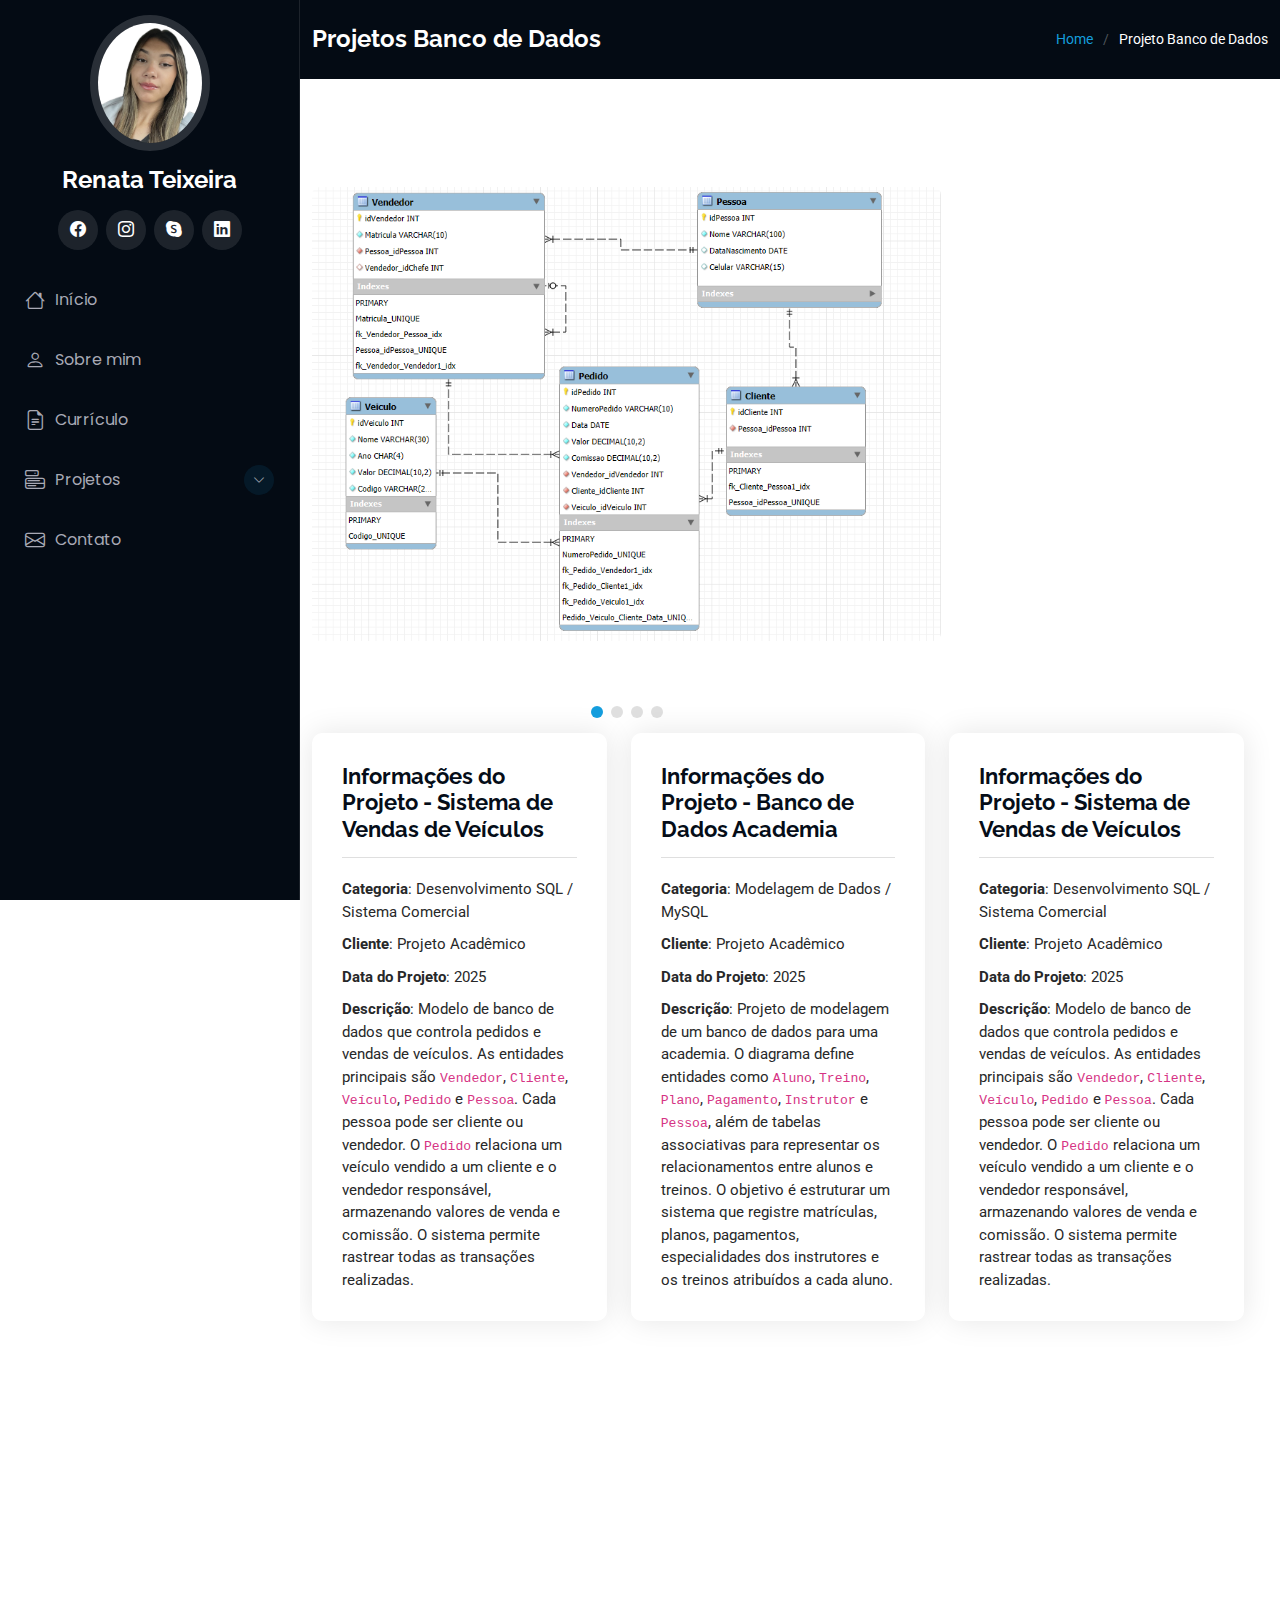
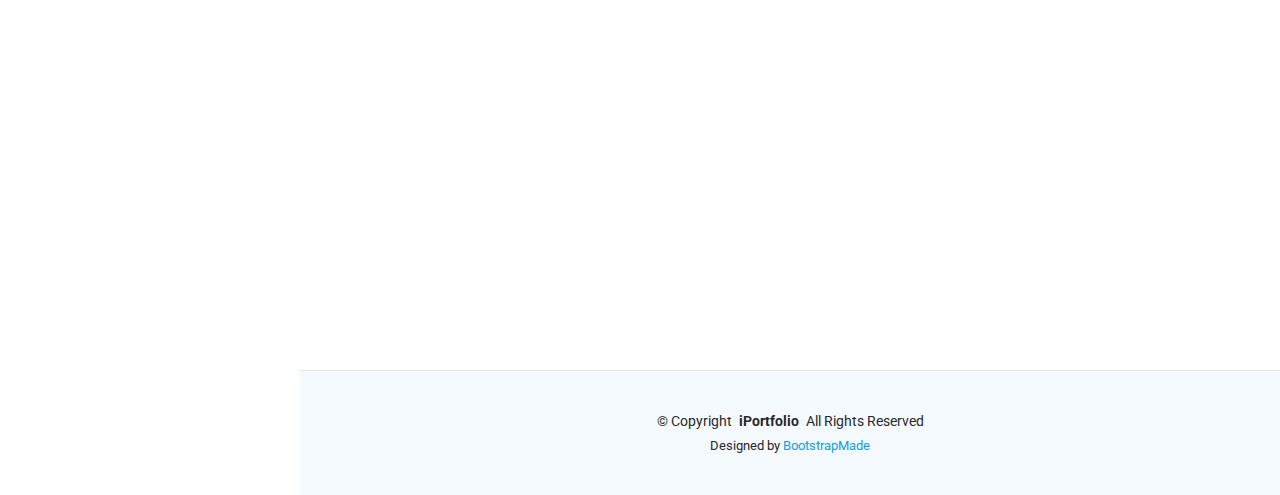
<file: Projeto3.html>
<!DOCTYPE html>
<html lang="en">

<head>
  <meta charset="utf-8">
  <meta content="width=device-width, initial-scale=1.0" name="viewport">
  <title>Portfolio Details - iPortfolio Bootstrap Template</title>
  <meta content="" name="description">
  <meta content="" name="keywords">

  <!-- Favicons -->
  <link href="assets/img/favicon.png" rel="icon">
  <link href="assets/img/apple-touch-icon.png" rel="apple-touch-icon">

  <!-- Fonts -->
  <link href="https://fonts.googleapis.com" rel="preconnect">
  <link href="https://fonts.gstatic.com" rel="preconnect" crossorigin>
  <link href="https://fonts.googleapis.com/css2?family=Roboto:ital,wght@0,100;0,300;0,400;0,500;0,700;0,900;1,100;1,300;1,400;1,500;1,700;1,900&family=Poppins:ital,wght@0,100;0,200;0,300;0,400;0,500;0,600;0,700;0,800;0,900;1,100;1,200;1,300;1,400;1,500;1,600;1,700;1,800;1,900&family=Raleway:ital,wght@0,100;0,200;0,300;0,400;0,500;0,600;0,700;0,800;0,900;1,100;1,200;1,300;1,400;1,500;1,600;1,700;1,800;1,900&display=swap" rel="stylesheet">

  <!-- Vendor CSS Files -->
  <link href="assets/vendor/bootstrap/css/bootstrap.min.css" rel="stylesheet">
  <link href="assets/vendor/bootstrap-icons/bootstrap-icons.css" rel="stylesheet">
  <link href="assets/vendor/aos/aos.css" rel="stylesheet">
  <link href="assets/vendor/glightbox/css/glightbox.min.css" rel="stylesheet">
  <link href="assets/vendor/swiper/swiper-bundle.min.css" rel="stylesheet">

  <!-- Main CSS File -->
  <link href="assets/css/main.css" rel="stylesheet">

  <!-- =======================================================
  * Template Name: iPortfolio
  * Template URL: https://bootstrapmade.com/iportfolio-bootstrap-portfolio-websites-template/
  * Updated: Jun 29 2024 with Bootstrap v5.3.3
  * Author: BootstrapMade.com
  * License: https://bootstrapmade.com/license/
  ======================================================== -->
</head>

<body class="index-page">

  <header id="header" class="header dark-background d-flex flex-column">
    <i class="header-toggle d-xl-none bi bi-list"></i>

    <div class="profile-img">
      <img src="assets/img/73d6a0d4-e1cd-4406-a0ca-bd75236fdc6e.JPG" alt="" class="img-fluid rounded-circle">
    </div>

    <a href="index.html" class="logo d-flex align-items-center justify-content-center">
      <!-- Uncomment the line below if you also wish to use an image logo -->
      <!-- <img src="assets/img/logo.png" alt=""> -->
      <h1 class="sitename">Renata Teixeira</h1>
    </a>

    <div class="social-links text-center">
      <a href="https://www.facebook.com/share/1BMHCz5VvB/?mibextid=wwXIfr" class="facebook"><i class="bi bi-facebook"></i></a>
      <a href="https://www.instagram.com/?deoia=1" class="instagram"><i class="bi bi-instagram"></i></a>
      <a href="https://mail.google.com/mail/u/0/?ogbl#inbox" class="google-plus"><i class="bi bi-skype"></i></a>
      <a href="https://www.linkedin.com/in/renata-teixeira-de-jesus-9030a6356/" class="linkedin"><i class="bi bi-linkedin"></i></a>
    </div>

  
  <nav id="navmenu" class="navmenu">
      <ul>
        <li><a href="index.html#hero"><i class="bi bi-house navicon"></i>Início</a></li>
        <li><a href="index.html#about"><i class="bi bi-person navicon"></i> Sobre mim</a></li>
        <li><a href="index.html#resume"><i class="bi bi-file-earmark-text navicon"></i> Currículo</a></li> 
        <li class="dropdown"><a href="index.html#portfolio"><i class="bi bi-menu-button navicon"></i> <span>Projetos</span> <i class="bi bi-chevron-down toggle-dropdown"></i></a>
          <ul>
            <li><a href="Projeto1.html">Projetos HTML</a></li>
            <li><a href="Projeto2.html"> Projetos Java</a></li>
            <li><a href="Projeto3.html">Projetos Banco de Dados</a></li>
              </ul>
        </li>
        <li><a href="index.html#contact"><i class="bi bi-envelope navicon"></i> Contato</a></li>
      </ul>
    </nav>
    
    </header>

    <!-- Page Title -->
     <main>
    <div class="page-title dark-background">
      <div class="container d-lg-flex justify-content-between align-items-center">
        <h1 class="mb-2 mb-lg-0">Projetos Banco de Dados</h1>
        <nav class="breadcrumbs">
          <ol>
            <li><a href="index.html">Home</a></li>
            <li class="current">Projeto Banco de Dados</li>
          </ol>
        </nav>
      </div>
    </div><!-- End Page Title -->

    <!-- Portfolio Details Section -->
    <section id="portfolio-details" class="portfolio-details section">

      <div class="container" data-aos="fade-up" data-aos-delay="100">

        <div class="row gy-4">

          <div class="col-lg-8">
            <div class="portfolio-details-slider swiper init-swiper">

              <script type="application/json" class="swiper-config">
                {
                  "loop": true,
                  "speed": 600,
                  "autoplay": {
                    "delay": 5000
                  },
                  "slidesPerView": "auto",
                  "pagination": {
                    "el": ".swiper-pagination",
                    "type": "bullets",
                    "clickable": true
                  }
                }
              </script>

              <div class="swiper-wrapper align-items-center">

                <div class="swiper-slide">
                  <img src="assets/img/Bancodedados.PNG" alt="">
                </div>

                <div class="swiper-slide">
                  <img src="assets/img/Bncd2.PNG" alt="">
                </div>

                <div class="swiper-slide">
                  <img src="assets/img/bancodedados3.PNG" alt="">
                </div>

                <div class="swiper-slide">
                  <img src="assets/img/banco4.PNG" alt="">
                </div>

              </div>
              <div class="swiper-pagination"></div>
            </div>
          </div>

          <div class="row">

  <!-- Projeto 4: Site de Atividades Acadêmicas -->
  <div class="col-lg-4">
  <div class="portfolio-info" data-aos="fade-up" data-aos-delay="200">
    <h3>Informações do Projeto - Sistema de Vendas de Veículos</h3>
    <ul>
      <li><strong>Categoria</strong>: Desenvolvimento SQL / Sistema Comercial</li>
      <li><strong>Cliente</strong>: Projeto Acadêmico</li>
      <li><strong>Data do Projeto</strong>: 2025</li>
      <li><strong>Descrição</strong>: 
        Modelo de banco de dados que controla pedidos e vendas de veículos. 
        As entidades principais são <code>Vendedor</code>, <code>Cliente</code>, <code>Veículo</code>, 
        <code>Pedido</code> e <code>Pessoa</code>. 
        Cada pessoa pode ser cliente ou vendedor. O <code>Pedido</code> relaciona um veículo vendido a um cliente e o vendedor responsável, 
        armazenando valores de venda e comissão. O sistema permite rastrear todas as transações realizadas.
      </li>
    </ul>
  </div>
</div>

  <!-- Projeto 1: Site de Jogo -->
  <div class="col-lg-4">
    <div class="portfolio-info" data-aos="fade-up" data-aos-delay="200">
      <h3>Informações do Projeto - Banco de Dados Academia</h3>
      <ul>
        <li><strong>Categoria</strong>: Modelagem de Dados / MySQL</li>
        <li><strong>Cliente</strong>: Projeto Acadêmico</li>
        <li><strong>Data do Projeto</strong>: 2025</li>
      <li><strong>Descrição</strong>: 
          Projeto de modelagem de um banco de dados para uma academia. 
  O diagrama define entidades como <code>Aluno</code>, <code>Treino</code>, <code>Plano</code>, 
  <code>Pagamento</code>, <code>Instrutor</code> e <code>Pessoa</code>, além de tabelas associativas 
  para representar os relacionamentos entre alunos e treinos. O objetivo é estruturar um sistema que 
  registre matrículas, planos, pagamentos, especialidades dos instrutores e os treinos atribuídos a cada aluno.
            </li>
      </ul>
    </div>   
  </div>
  
<div class="col-lg-4">
  <div class="portfolio-info" data-aos="fade-up" data-aos-delay="200">
    <h3>Informações do Projeto - Sistema de Vendas de Veículos</h3>
    <ul>
      <li><strong>Categoria</strong>: Desenvolvimento SQL / Sistema Comercial</li>
      <li><strong>Cliente</strong>: Projeto Acadêmico</li>
      <li><strong>Data do Projeto</strong>: 2025</li>
      <li><strong>Descrição</strong>: 
        Modelo de banco de dados que controla pedidos e vendas de veículos. 
        As entidades principais são <code>Vendedor</code>, <code>Cliente</code>, <code>Veículo</code>, 
        <code>Pedido</code> e <code>Pessoa</code>. 
        Cada pessoa pode ser cliente ou vendedor. O <code>Pedido</code> relaciona um veículo vendido a um cliente e o vendedor responsável, 
        armazenando valores de venda e comissão. O sistema permite rastrear todas as transações realizadas.
      </li>
    </ul>
  </div>
</div>


  <!-- Projeto 3: Site Fotográfico -->
 <div class="col-lg-4">
  <div class="portfolio-info" data-aos="fade-up" data-aos-delay="200">
    <h3>Informações do Projeto - Sistema de Vacinação</h3>
    <ul>
      <li><strong>Categoria</strong>: Desenvolvimento SQL / Modelagem de Dados</li>
      <li><strong>Cliente</strong>: Projeto Acadêmico</li>
      <li><strong>Data do Projeto</strong>: 2025</li>
      <li><strong>Descrição</strong>: 
        Modelo de banco de dados que gerencia a aplicação de vacinas. 
        O sistema possui tabelas para <code>Paciente</code>, <code>Profissional</code>, 
        <code>Pessoa_Física</code>, <code>Vacina</code> e <code>Aplicacao_Vacina</code>. 
        Cada aplicação relaciona um paciente, um profissional e uma vacina, registrando a data da aplicação.
        A tabela <code>Pessoa_Física</code> centraliza informações pessoais compartilhadas entre pacientes e profissionais.
      </li>
    </ul>
  </div>
</div>

</div>

    </section><!-- /Portfolio Details Section -->

  </main>

  <footer id="footer" class="footer position-relative light-background">

    <div class="container">
      <div class="copyright text-center ">
        <p>© <span>Copyright</span> <strong class="px-1 sitename">iPortfolio</strong> <span>All Rights Reserved</span></p>
      </div>
      <div class="credits">
        <!-- All the links in the footer should remain intact. -->
        <!-- You can delete the links only if you've purchased the pro version. -->
        <!-- Licensing information: https://bootstrapmade.com/license/ -->
        <!-- Purchase the pro version with working PHP/AJAX contact form: [buy-url] -->
        Designed by <a href="https://bootstrapmade.com/">BootstrapMade</a>
      </div>
    </div>

  </footer>

  <!-- Scroll Top -->
  <a href="#" id="scroll-top" class="scroll-top d-flex align-items-center justify-content-center"><i class="bi bi-arrow-up-short"></i></a>

  <!-- Preloader -->
  <div id="preloader"></div>

  <!-- Vendor JS Files -->
  <script src="assets/vendor/bootstrap/js/bootstrap.bundle.min.js"></script>
  <script src="assets/vendor/php-email-form/validate.js"></script>
  <script src="assets/vendor/aos/aos.js"></script>
  <script src="assets/vendor/typed.js/typed.umd.js"></script>
  <script src="assets/vendor/purecounter/purecounter_vanilla.js"></script>
  <script src="assets/vendor/waypoints/noframework.waypoints.js"></script>
  <script src="assets/vendor/glightbox/js/glightbox.min.js"></script>
  <script src="assets/vendor/imagesloaded/imagesloaded.pkgd.min.js"></script>
  <script src="assets/vendor/isotope-layout/isotope.pkgd.min.js"></script>
  <script src="assets/vendor/swiper/swiper-bundle.min.js"></script>

  <!-- Main JS File -->
  <script src="assets/js/main.js"></script>

</body>

</html>
</file>
<file: assets/css/main.css>
/**
* Template Name: iPortfolio
* Template URL: https://bootstrapmade.com/iportfolio-bootstrap-portfolio-websites-template/
* Updated: Jun 29 2024 with Bootstrap v5.3.3
* Author: BootstrapMade.com
* License: https://bootstrapmade.com/license/
*/

/*--------------------------------------------------------------
# Font & Color Variables
# Help: https://bootstrapmade.com/color-system/
--------------------------------------------------------------*/
/* Fonts */
:root {
  --default-font: "Roboto",  system-ui, -apple-system, "Segoe UI", Roboto, "Helvetica Neue", Arial, "Noto Sans", "Liberation Sans", sans-serif, "Apple Color Emoji", "Segoe UI Emoji", "Segoe UI Symbol", "Noto Color Emoji";
  --heading-font: "Raleway",  sans-serif;
  --nav-font: "Poppins",  sans-serif;
}

/* Global Colors - The following color variables are used throughout the website. Updating them here will change the color scheme of the entire website */
:root { 
  --background-color: #ffffff; /* Background color for the entire website, including individual sections */
  --default-color: #272829; /* Default color used for the majority of the text content across the entire website */
  --heading-color: #050d18; /* Color for headings, subheadings and title throughout the website */
  --accent-color: #149ddd; /* Accent color that represents your brand on the website. It's used for buttons, links, and other elements that need to stand out */
  --surface-color: #ffffff; /* The surface color is used as a background of boxed elements within sections, such as cards, icon boxes, or other elements that require a visual separation from the global background. */
  --contrast-color: #ffffff; /* Contrast color for text, ensuring readability against backgrounds of accent, heading, or default colors. */
}

/* Nav Menu Colors - The following color variables are used specifically for the navigation menu. They are separate from the global colors to allow for more customization options */
:root {
  --nav-color: #a8a9b4;  /* The default color of the main navmenu links */
  --nav-hover-color: #ffffff; /* Applied to main navmenu links when they are hovered over or active */
  --nav-mobile-background-color: #040b14; /* Used as the background color for mobile navigation menu */
  --nav-dropdown-background-color: #040b14; /* Used as the background color for dropdown items that appear when hovering over primary navigation items */
  --nav-dropdown-color: #a8a9b4; /* Used for navigation links of the dropdown items in the navigation menu. */
  --nav-dropdown-hover-color: #ffffff; /* Similar to --nav-hover-color, this color is applied to dropdown navigation links when they are hovered over. */
}

/* Color Presets - These classes override global colors when applied to any section or element, providing reuse of the sam color scheme. */

.light-background {
  --background-color: #f4fafd;
  --surface-color: #ffffff;
}

.dark-background {
  --background-color: #040b14;
  --default-color: #ffffff;
  --heading-color: #ffffff;
  --surface-color: #151f2b;
  --contrast-color: #ffffff;
}

/* Smooth scroll */
:root {
  scroll-behavior: smooth;
}

/*--------------------------------------------------------------
# General Styling & Shared Classes
--------------------------------------------------------------*/
body {
  color: var(--default-color);
  background-color: var(--background-color);
  font-family: var(--default-font);
}

a {
  color: var(--accent-color);
  text-decoration: none;
  transition: 0.3s;
}

a:hover {
  color: color-mix(in srgb, var(--accent-color), transparent 25%);
  text-decoration: none;
}

h1,
h2,
h3,
h4,
h5,
h6 {
  color: var(--heading-color);
  font-family: var(--heading-font);
}

/* PHP Email Form Messages
------------------------------*/
.php-email-form .error-message {
  display: none;
  background: #df1529;
  color: #ffffff;
  text-align: left;
  padding: 15px;
  margin-bottom: 24px;
  font-weight: 600;
}

.php-email-form .sent-message {
  display: none;
  color: #ffffff;
  background: #059652;
  text-align: center;
  padding: 15px;
  margin-bottom: 24px;
  font-weight: 600;
}

.php-email-form .loading {
  display: none;
  background: var(--surface-color);
  text-align: center;
  padding: 15px;
  margin-bottom: 24px;
}

.php-email-form .loading:before {
  content: "";
  display: inline-block;
  border-radius: 50%;
  width: 24px;
  height: 24px;
  margin: 0 10px -6px 0;
  border: 3px solid var(--accent-color);
  border-top-color: var(--surface-color);
  animation: php-email-form-loading 1s linear infinite;
}

@keyframes php-email-form-loading {
  0% {
    transform: rotate(0deg);
  }

  100% {
    transform: rotate(360deg);
  }
}

/*--------------------------------------------------------------
# Global Header
--------------------------------------------------------------*/
.header {
  color: var(--default-color);
  background-color: var(--background-color);
  position: fixed;
  top: 0;
  left: 0;
  bottom: 0;
  padding: 0 15px;
  width: 300px;
  transition: all ease-in-out 0.3s;
  overflow-y: auto;
  z-index: 997;
  border-right: 1px solid color-mix(in srgb, var(--default-color), transparent 90%);
}

.header .profile-img img {
  margin: 15px auto;
  display: block;
  width: 120px;
  border: 8px solid color-mix(in srgb, var(--default-color), transparent 85%);
}

.header .logo {
  line-height: 1;
  margin-bottom: 15px;
}

.header .logo img {
  max-height: 32px;
  margin-right: 8px;
}

.header .logo h1 {
  font-size: 24px;
  margin: 0;
  font-weight: 700;
  color: var(--heading-color);
}

.header .social-links {
  margin: 0 0 20px 0;
}

.header .social-links a {
  font-size: 16px;
  display: inline-flex;
  align-items: center;
  justify-content: center;
  background: color-mix(in srgb, var(--default-color), transparent 90%);
  color: var(--default-color);
  margin: 0 2px;
  border-radius: 50%;
  text-align: center;
  width: 40px;
  height: 40px;
  transition: 0.3s;
}

.header .social-links a:hover {
  color: var(--contrast-color);
  background: var(--accent-color);
}

@media (min-width: 1200px) {

  .header~main,
  .header~#footer {
    margin-left: 300px;
  }
}

@media (max-width: 1199px) {
  .header {
    left: -100%;
  }
}

.header.header-show {
  left: 0;
}

.header .header-toggle {
  color: var(--contrast-color);
  background-color: var(--accent-color);
  font-size: 22px;
  display: flex;
  align-items: center;
  justify-content: center;
  width: 40px;
  height: 40px;
  border-radius: 50%;
  cursor: pointer;
  position: fixed;
  top: 15px;
  right: 15px;
  z-index: 9999;
  transition: background-color 0.3s;
}

.header .header-toggle:hover {
  color: var(--contrast-color);
  background-color: color-mix(in srgb, var(--accent-color) 90%, white 15%);
}

/*--------------------------------------------------------------
# Navigation Menu
--------------------------------------------------------------*/
.mobile-nav-toggle {
  display: none;
}

.navmenu {
  padding: 0;
  z-index: 9997;
}

.navmenu ul {
  list-style: none;
  padding: 0 0 20px 0;
  margin: 0;
}

.navmenu a,
.navmenu a:focus {
  color: var(--nav-color);
  padding: 15px 10px;
  font-family: var(--nav-font);
  font-size: 16px;
  font-weight: 400;
  display: flex;
  align-items: center;
  white-space: nowrap;
  transition: 0.3s;
  width: 100%;
}

.navmenu a .navicon,
.navmenu a:focus .navicon {
  font-size: 20px;
  margin-right: 10px;
}

.navmenu a .toggle-dropdown,
.navmenu a:focus .toggle-dropdown {
  font-size: 12px;
  line-height: 0;
  margin-left: auto;
  width: 30px;
  height: 30px;
  display: flex;
  align-items: center;
  justify-content: center;
  border-radius: 50%;
  transition: 0.3s;
  flex-shrink: 0;
  background-color: color-mix(in srgb, var(--accent-color), transparent 90%);
}

.navmenu a .toggle-dropdown:hover,
.navmenu a:focus .toggle-dropdown:hover {
  background-color: var(--accent-color);
  color: var(--contrast-color);
}

.navmenu a:hover,
.navmenu .active,
.navmenu .active:focus {
  color: var(--nav-hover-color);
}

.navmenu a:hover .navicon,
.navmenu .active .navicon,
.navmenu .active:focus .navicon {
  color: var(--accent-color);
}

.navmenu .active .toggle-dropdown,
.navmenu .active:focus .toggle-dropdown {
  background-color: var(--accent-color);
  color: var(--contrast-color);
  transform: rotate(180deg);
}

.navmenu .dropdown {
  display: block;
}

.navmenu .dropdown a,
.navmenu .dropdown a:focus {
  color: --nav-dropdown-color;
}

.navmenu .dropdown a:hover,
.navmenu .dropdown .active,
.navmenu .dropdown .active:focus {
  color: var(--nav-dropdown-hover-color);
}

.navmenu .dropdown ul {
  position: static;
  display: none;
  z-index: 99;
  padding: 5px 10px;
  margin: 5px 10px;
  background-color: var(--nav-dropdown-background-color);
  border: 1px solid color-mix(in srgb, var(--default-color), transparent 90%);
  box-shadow: none;
  transition: all 0.5s ease-in-out;
}

.navmenu .dropdown ul ul {
  background-color: rgba(33, 37, 41, 0.1);
}

.navmenu .dropdown>.dropdown-active {
  display: block;
  background-color: rgba(33, 37, 41, 0.03);
}

/*--------------------------------------------------------------
# Global Footer
--------------------------------------------------------------*/
.footer {
  color: var(--default-color);
  background-color: var(--background-color);
  font-size: 14px;
  padding: 40px 0;
  position: relative;
  border-top: 1px solid color-mix(in srgb, var(--default-color), transparent 90%);
}

.footer .copyright p {
  margin-bottom: 0;
}

.footer .credits {
  margin-top: 4px;
  font-size: 13px;
  text-align: center;
}

/*--------------------------------------------------------------
# Preloader
--------------------------------------------------------------*/
#preloader {
  position: fixed;
  inset: 0;
  z-index: 999999;
  overflow: hidden;
  background: var(--background-color);
  transition: all 0.6s ease-out;
}

#preloader:before {
  content: "";
  position: fixed;
  top: calc(50% - 30px);
  left: calc(50% - 30px);
  border: 6px solid #ffffff;
  border-color: var(--accent-color) transparent var(--accent-color) transparent;
  border-radius: 50%;
  width: 60px;
  height: 60px;
  animation: animate-preloader 1.5s linear infinite;
}

@keyframes animate-preloader {
  0% {
    transform: rotate(0deg);
  }

  100% {
    transform: rotate(360deg);
  }
}

/*--------------------------------------------------------------
# Scroll Top Button
--------------------------------------------------------------*/
.scroll-top {
  position: fixed;
  visibility: hidden;
  opacity: 0;
  right: 15px;
  bottom: -15px;
  z-index: 99999;
  background-color: var(--accent-color);
  width: 44px;
  height: 44px;
  border-radius: 50px;
  transition: all 0.4s;
}

.scroll-top i {
  font-size: 24px;
  color: var(--contrast-color);
  line-height: 0;
}

.scroll-top:hover {
  background-color: color-mix(in srgb, var(--accent-color), transparent 20%);
  color: var(--contrast-color);
}

.scroll-top.active {
  visibility: visible;
  opacity: 1;
  bottom: 15px;
}

/*--------------------------------------------------------------
# Disable aos animation delay on mobile devices
--------------------------------------------------------------*/
@media screen and (max-width: 768px) {
  [data-aos-delay] {
    transition-delay: 0 !important;
  }
}

/*--------------------------------------------------------------
# Global Page Titles & Breadcrumbs
--------------------------------------------------------------*/
.page-title {
  color: var(--default-color);
  background-color: var(--background-color);
  padding: 25px 0;
  position: relative;
}

.page-title h1 {
  font-size: 24px;
  font-weight: 700;
}

.page-title .breadcrumbs ol {
  display: flex;
  flex-wrap: wrap;
  list-style: none;
  padding: 0;
  margin: 0;
  font-size: 14px;
  font-weight: 400;
}

.page-title .breadcrumbs ol li+li {
  padding-left: 10px;
}

.page-title .breadcrumbs ol li+li::before {
  content: "/";
  display: inline-block;
  padding-right: 10px;
  color: color-mix(in srgb, var(--default-color), transparent 70%);
}

/*--------------------------------------------------------------
# Global Sections
--------------------------------------------------------------*/
section,
.section {
  color: var(--default-color);
  background-color: var(--background-color);
  padding: 60px 0;
  overflow: clip;
}

/*--------------------------------------------------------------
# Global Section Titles
--------------------------------------------------------------*/
.section-title {
  padding-bottom: 60px;
  position: relative;
}

.section-title h2 {
  font-size: 32px;
  font-weight: 700;
  margin-bottom: 20px;
  padding-bottom: 20px;
  position: relative;
}

.section-title h2:after {
  content: "";
  position: absolute;
  display: block;
  width: 50px;
  height: 3px;
  background: var(--accent-color);
  left: 0;
  bottom: 0;
}

.section-title p {
  margin-bottom: 0;
}

/*--------------------------------------------------------------
# Hero Section
--------------------------------------------------------------*/
.hero {
  width: 100%;
  min-height: 100vh;
  position: relative;
  padding: 80px 0;
  display: flex;
  align-items: center;
  justify-content: center;
}

.hero img {
  position: absolute;
  inset: 0;
  display: block;
  width: 100%;
  height: 100%;
  object-fit: cover;
  z-index: 1;
}

.hero:before {
  content: "";
  background: color-mix(in srgb, var(--background-color), transparent 70%);
  position: absolute;
  inset: 0;
  z-index: 2;
}

.hero .container {
  position: relative;
  z-index: 3;
}

.hero h2 {
  margin: 0;
  font-size: 64px;
  font-weight: 700;
}

.hero p {
  margin: 5px 0 0 0;
  font-size: 26px;
}

.hero p span {
  letter-spacing: 1px;
  border-bottom: 2px solid var(--accent-color);
}

.hero .social-links {
  margin-top: 25px;
}

.hero .social-links a {
  font-size: 24px;
  display: inline-block;
  color: color-mix(in srgb, var(--default-color), transparent 50%);
  line-height: 1;
  margin-right: 20px;
  transition: 0.3s;
}

.hero .social-links a:hover {
  color: var(--accent-color);
}

@media (max-width: 768px) {
  .hero h2 {
    font-size: 32px;
  }

  .hero p {
    font-size: 20px;
  }
}

/*--------------------------------------------------------------
# About Section
--------------------------------------------------------------*/
.about .content h2 {
  font-weight: 700;
  font-size: 24px;
}

.about .content ul {
  list-style: none;
  padding: 0;
}

.about .content ul li {
  margin-bottom: 20px;
  display: flex;
  align-items: center;
}

.about .content ul strong {
  margin-right: 10px;
}

.about .content ul i {
  font-size: 16px;
  margin-right: 5px;
  color: var(--accent-color);
  line-height: 0;
}

/*--------------------------------------------------------------
# Stats Section
--------------------------------------------------------------*/
.stats .stats-item {
  padding: 30px;
  width: 100%;
}

.stats .stats-item i {
  color: var(--accent-color);
  display: block;
  font-size: 44px;
  float: left;
  line-height: 0;
}

.stats .stats-item .purecounter {
  color: var(--heading-color);
  font-size: 48px;
  line-height: 40px;
  display: block;
  font-weight: 700;
  margin-left: 60px;
}

.stats .stats-item p {
  color: color-mix(in srgb, var(--default-color), transparent 40%);
  padding: 15px 0 0 0;
  margin: 0 0 0 60px;
  font-family: var(--heading-font);
  font-size: 14px;
}

/*--------------------------------------------------------------
# Skills Section
--------------------------------------------------------------*/
.skills .progress {
  height: 60px;
  display: block;
  background: none;
  border-radius: 0;
}

.skills .progress .skill {
  color: var(--heading-color);
  padding: 0;
  margin: 0 0 6px 0;
  text-transform: uppercase;
  display: block;
  font-weight: 600;
  font-family: var(--heading-font);
}

.skills .progress .skill .val {
  float: right;
  font-style: normal;
}

.skills .progress-bar-wrap {
  background: color-mix(in srgb, var(--default-color), transparent 90%);
  height: 10px;
}

.skills .progress-bar {
  width: 1px;
  height: 10px;
  transition: 0.9s;
  background-color: var(--accent-color);
}

/*--------------------------------------------------------------
# Resume Section
--------------------------------------------------------------*/
.resume .resume-title {
  color: var(--heading-color);
  font-size: 26px;
  font-weight: 700;
  margin-top: 20px;
  margin-bottom: 20px;
}

.resume .resume-item {
  padding: 0 0 20px 20px;
  margin-top: -2px;
  border-left: 2px solid var(--accent-color);
  position: relative;
}

.resume .resume-item h4 {
  line-height: 18px;
  font-size: 18px;
  font-weight: 600;
  text-transform: uppercase;
  color: color-mix(in srgb, var(--default-color), transparent 20%);
  margin-bottom: 10px;
}

.resume .resume-item h5 {
  font-size: 16px;
  padding: 5px 15px;
  display: inline-block;
  font-weight: 600;
  margin-bottom: 10px;
}

.resume .resume-item ul {
  padding-left: 20px;
}

.resume .resume-item ul li {
  padding-bottom: 10px;
}

.resume .resume-item:last-child {
  padding-bottom: 0;
}

.resume .resume-item::before {
  content: "";
  position: absolute;
  width: 16px;
  height: 16px;
  border-radius: 50px;
  left: -9px;
  top: 0;
  background: var(--background-color);
  border: 2px solid var(--accent-color);
}

/*--------------------------------------------------------------
# Portfolio Section
--------------------------------------------------------------*/
.portfolio .portfolio-filters {
  padding: 0;
  margin: 0 auto 20px auto;
  list-style: none;
  text-align: center;
}

.portfolio .portfolio-filters li {
  cursor: pointer;
  display: inline-block;
  padding: 0;
  font-size: 14px;
  font-weight: 400;
  margin: 0 10px;
  line-height: 1;
  text-transform: uppercase;
  margin-bottom: 10px;
  transition: all 0.3s ease-in-out;
}

.portfolio .portfolio-filters li:hover,
.portfolio .portfolio-filters li.filter-active {
  color: var(--accent-color);
}

.portfolio .portfolio-filters li:first-child {
  margin-left: 0;
}

.portfolio .portfolio-filters li:last-child {
  margin-right: 0;
}

@media (max-width: 575px) {
  .portfolio .portfolio-filters li {
    font-size: 14px;
    margin: 0 5px;
  }
}

.portfolio .portfolio-content {
  position: relative;
  overflow: hidden;
}

.portfolio .portfolio-content img {
  transition: 0.3s;
}

.portfolio .portfolio-content .portfolio-info {
  opacity: 0;
  position: absolute;
  inset: 0;
  z-index: 3;
  transition: all ease-in-out 0.3s;
  background: rgba(0, 0, 0, 0.6);
  padding: 15px;
}

.portfolio .portfolio-content .portfolio-info h4 {
  font-size: 14px;
  padding: 5px 10px;
  font-weight: 400;
  color: #ffffff;
  display: inline-block;
  background-color: var(--accent-color);
}

.portfolio .portfolio-content .portfolio-info p {
  position: absolute;
  bottom: 10px;
  text-align: center;
  display: inline-block;
  left: 0;
  right: 0;
  font-size: 16px;
  font-weight: 600;
  color: rgba(255, 255, 255, 0.8);
}

.portfolio .portfolio-content .portfolio-info .preview-link,
.portfolio .portfolio-content .portfolio-info .details-link {
  position: absolute;
  left: calc(50% - 40px);
  font-size: 26px;
  top: calc(50% - 14px);
  color: #fff;
  transition: 0.3s;
  line-height: 1.2;
}

.portfolio .portfolio-content .portfolio-info .preview-link:hover,
.portfolio .portfolio-content .portfolio-info .details-link:hover {
  color: var(--accent-color);
}

.portfolio .portfolio-content .portfolio-info .details-link {
  left: 50%;
  font-size: 34px;
  line-height: 0;
}

.portfolio .portfolio-content:hover .portfolio-info {
  opacity: 1;
}

.portfolio .portfolio-content:hover img {
  transform: scale(1.1);
}

/*--------------------------------------------------------------
# Services Section
--------------------------------------------------------------*/
.services .service-item {
  position: relative;
}

.services .service-item .icon {
  background: var(--accent-color);
  display: flex;
  align-items: center;
  justify-content: center;
  width: 54px;
  height: 54px;
  border-radius: 50%;
  transition: 0.5s;
  border: 1px solid var(--accent-color);
  margin-right: 20px;
}

.services .service-item .icon i {
  color: var(--contrast-color);
  font-size: 24px;
  line-height: 0;
}

.services .service-item:hover .icon {
  background: var(--surface-color);
}

.services .service-item:hover .icon i {
  color: var(--accent-color);
}

.services .service-item .title {
  font-weight: 700;
  margin-bottom: 15px;
  font-size: 18px;
}

.services .service-item .title a {
  color: var(--heading-color);
}

.services .service-item .title a:hover {
  color: var(--accent-color);
}

.services .service-item .description {
  line-height: 24px;
  font-size: 14px;
}

/*--------------------------------------------------------------
# Testimonials Section
--------------------------------------------------------------*/
.testimonials .testimonials-carousel,
.testimonials .testimonials-slider {
  overflow: hidden;
}

.testimonials .testimonial-item {
  box-sizing: content-box;
  text-align: center;
  min-height: 320px;
}

.testimonials .testimonial-item .testimonial-img {
  width: 90px;
  border-radius: 50%;
  margin: 0 auto;
}

.testimonials .testimonial-item h3 {
  font-size: 18px;
  font-weight: bold;
  margin: 10px 0 5px 0;
}

.testimonials .testimonial-item h4 {
  font-size: 14px;
  color: color-mix(in srgb, var(--default-color), transparent 20%);
  margin: 0;
}

.testimonials .testimonial-item .quote-icon-left,
.testimonials .testimonial-item .quote-icon-right {
  color: color-mix(in srgb, var(--accent-color), transparent 40%);
  font-size: 26px;
  line-height: 0;
}

.testimonials .testimonial-item .quote-icon-left {
  display: inline-block;
  left: -5px;
  position: relative;
}

.testimonials .testimonial-item .quote-icon-right {
  display: inline-block;
  right: -5px;
  position: relative;
  top: 10px;
  transform: scale(-1, -1);
}

.testimonials .testimonial-item p {
  font-style: italic;
  margin: 0 15px 15px 15px;
  padding: 20px;
  background-color: var(--surface-color);
  position: relative;
  margin-bottom: 35px;
  border-radius: 6px;
  box-shadow: 0px 2px 15px rgba(0, 0, 0, 0.1);
}

.testimonials .testimonial-item p::after {
  content: "";
  width: 0;
  height: 0;
  border-top: 20px solid var(--surface-color);
  border-right: 20px solid transparent;
  border-left: 20px solid transparent;
  position: absolute;
  bottom: -20px;
  left: calc(50% - 20px);
}

.testimonials .swiper-wrapper {
  height: auto;
}

.testimonials .swiper-pagination {
  margin-top: 40px;
  position: relative;
}

.testimonials .swiper-pagination .swiper-pagination-bullet {
  width: 12px;
  height: 12px;
  background-color: var(--background-color);
  opacity: 1;
  border: 1px solid var(--accent-color);
}

.testimonials .swiper-pagination .swiper-pagination-bullet-active {
  background-color: var(--accent-color);
}

/*--------------------------------------------------------------
# Contact Section
--------------------------------------------------------------*/
.contact .info-wrap {
  background-color: var(--surface-color);
  box-shadow: 0px 0px 20px rgba(0, 0, 0, 0.1);
  padding: 30px;
}

@media (max-width: 575px) {
  .contact .info-wrap {
    padding: 20px;
  }
}

.contact .info-item {
  margin-bottom: 40px;
}

.contact .info-item i {
  font-size: 20px;
  color: var(--accent-color);
  background: color-mix(in srgb, var(--accent-color), transparent 92%);
  width: 44px;
  height: 44px;
  display: flex;
  justify-content: center;
  align-items: center;
  border-radius: 50px;
  transition: all 0.3s ease-in-out;
  margin-right: 15px;
}

.contact .info-item h3 {
  padding: 0;
  font-size: 18px;
  font-weight: 700;
  margin-bottom: 5px;
}

.contact .info-item p {
  padding: 0;
  margin-bottom: 0;
  font-size: 14px;
}

.contact .info-item:hover i {
  background: var(--accent-color);
  color: var(--contrast-color);
}

.contact .php-email-form {
  background-color: var(--surface-color);
  height: 100%;
  padding: 30px;
  box-shadow: 0px 0px 20px rgba(0, 0, 0, 0.1);
}

@media (max-width: 575px) {
  .contact .php-email-form {
    padding: 20px;
  }
}

.contact .php-email-form input[type=text],
.contact .php-email-form input[type=email],
.contact .php-email-form textarea {
  font-size: 14px;
  padding: 10px 15px;
  box-shadow: none;
  border-radius: 0;
  color: var(--default-color);
  background-color: var(--surface-color);
  border-color: color-mix(in srgb, var(--default-color), transparent 80%);
}

.contact .php-email-form input[type=text]:focus,
.contact .php-email-form input[type=email]:focus,
.contact .php-email-form textarea:focus {
  border-color: var(--accent-color);
}

.contact .php-email-form input[type=text]::placeholder,
.contact .php-email-form input[type=email]::placeholder,
.contact .php-email-form textarea::placeholder {
  color: color-mix(in srgb, var(--default-color), transparent 70%);
}

.contact .php-email-form button[type=submit] {
  color: var(--contrast-color);
  background: var(--accent-color);
  border: 0;
  padding: 10px 30px;
  transition: 0.4s;
  border-radius: 50px;
}

.contact .php-email-form button[type=submit]:hover {
  background: color-mix(in srgb, var(--accent-color), transparent 25%);
}

/*--------------------------------------------------------------
# Portfolio Details Section
--------------------------------------------------------------*/

/* Garante que as imagens ocupem toda a largura do container */
.portfolio-details .portfolio-details-slider img {
  width: 100%;
  height: auto;
  border-radius: 8px;
  display: block;
}

/* Paginação do slider */
.portfolio-details .portfolio-details-slider .swiper-pagination {
  margin-top: 20px;
  position: relative;
  text-align: center;
}

/* Bolinhas da paginação */
.portfolio-details .portfolio-details-slider .swiper-pagination .swiper-pagination-bullet {
  width: 12px;
  height: 12px;
  background-color: rgba(0, 0, 0, 0.15); /* cor de fallback */
  background-color: color-mix(in srgb, var(--default-color), transparent 85%);
  opacity: 1;
  transition: background-color 0.3s ease;
}

/* Bolinha ativa */
.portfolio-details .portfolio-details-slider .swiper-pagination .swiper-pagination-bullet-active {
  background-color: var(--accent-color);
}

/* Caixa de informações do projeto */
.portfolio-details .portfolio-info {
  padding: 30px;
  background: #fff;
  border-radius: 10px;
  box-shadow: 0px 0 30px rgba(0, 0, 0, 0.1);
}

/* Título da seção de informações */
.portfolio-details .portfolio-info h3 {
  font-size: 22px;
  font-weight: 700;
  margin-bottom: 20px;
  padding-bottom: 15px;
  border-bottom: 1px solid rgba(0, 0, 0, 0.1); /* fallback para browsers antigos */
  border-bottom: 1px solid color-mix(in srgb, var(--default-color), transparent 85%);
}

/* Lista de informações do projeto */
.portfolio-details .portfolio-info ul {
  list-style: none;
  padding: 0;
  margin: 0;
  font-size: 15px;
  color: var(--default-color);
}

.portfolio-details .portfolio-info ul li + li {
  margin-top: 10px;
}

/* Descrição detalhada */
.portfolio-details .portfolio-description {
  padding-top: 30px;
}

.portfolio-details .portfolio-description h2 {
  font-size: 26px;
  font-weight: 700;
  margin-bottom: 20px;
}

.portfolio-details .portfolio-description p {
  padding: 0;
  line-height: 1.6;
  color: rgba(0, 0, 0, 0.7); /* cor legível e consistente */
}

/*--------------------------------------------------------------
# Service Details Section
--------------------------------------------------------------*/
.service-details .services-list {
  padding: 10px 30px;
  border: 1px solid color-mix(in srgb, var(--default-color), transparent 90%);
  margin-bottom: 20px;
}

.service-details .services-list a {
  display: block;
  line-height: 1;
  padding: 8px 0 8px 15px;
  border-left: 3px solid color-mix(in srgb, var(--default-color), transparent 70%);
  margin: 20px 0;
  color: color-mix(in srgb, var(--default-color), transparent 20%);
  transition: 0.3s;
}

.service-details .services-list a.active {
  color: var(--heading-color);
  font-weight: 700;
  border-color: var(--accent-color);
}

.service-details .services-list a:hover {
  border-color: var(--accent-color);
}

.service-details .services-img {
  margin-bottom: 20px;
}

.service-details h3 {
  font-size: 26px;
  font-weight: 700;
}

.service-details h4 {
  font-size: 20px;
  font-weight: 700;
}

.service-details p {
  font-size: 15px;
}

.service-details ul {
  list-style: none;
  padding: 0;
  font-size: 15px;
}

.service-details ul li {
  padding: 5px 0;
  display: flex;
  align-items: center;
}

.service-details ul i {
  font-size: 20px;
  margin-right: 8px;
  color: var(--accent-color);
}



/*--------------------------------------------------------------
# Starter Section Section
--------------------------------------------------------------*/
.starter-section {
  /* Add your styles here */
}
</file>
